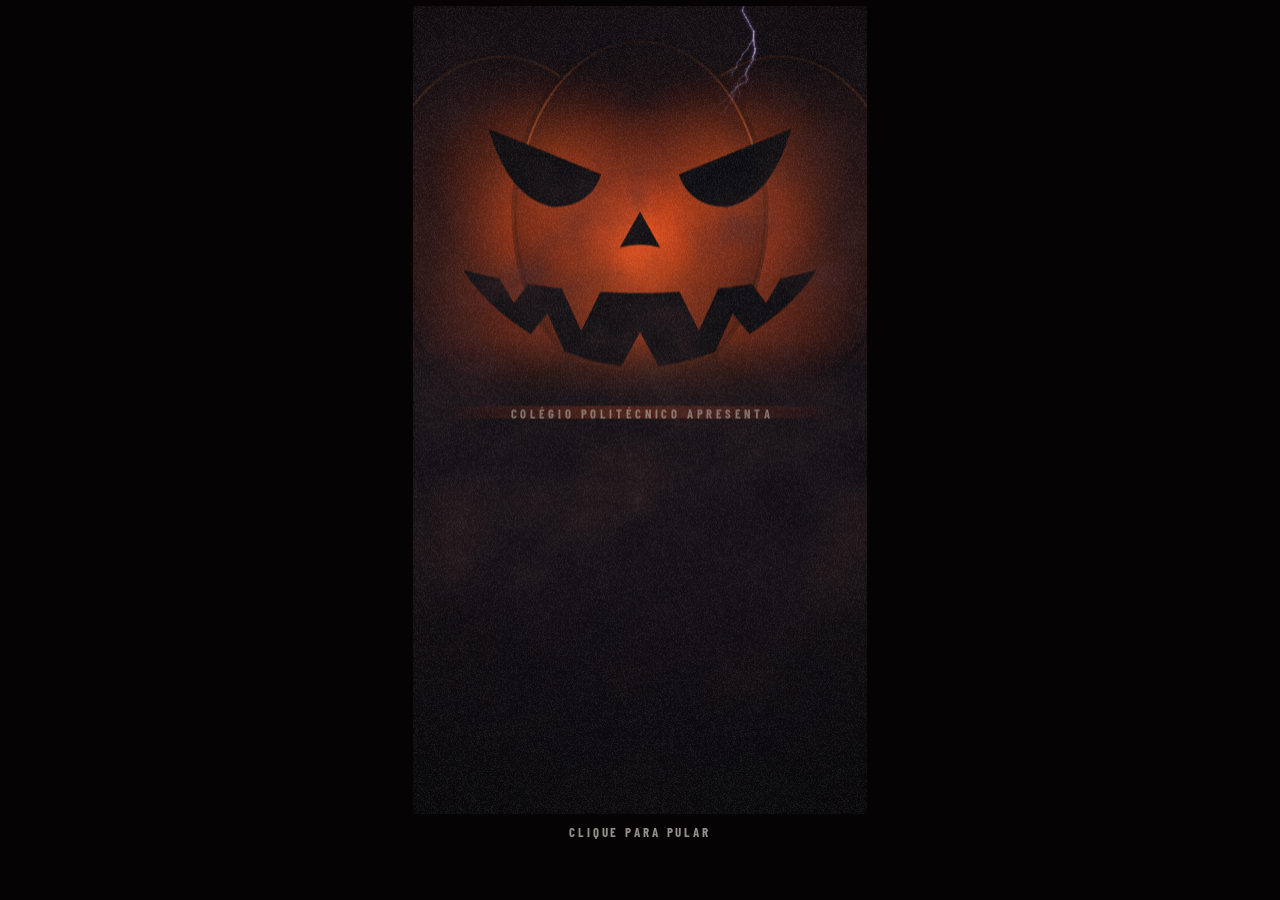
<file: convite-halloween-pronto-pra-arrastar/index.html>
<!doctype html>
<html lang="pt-BR">
<head>
<meta charset="utf-8">
<meta name="viewport" content="width=device-width, initial-scale=1, viewport-fit=cover">
<title>Halloween do Terceirão · Colégio Politécnico</title>
<meta name="description" content="Convocação oficial do 3º ano: quinta, 29/10, às 14h, no Anfiteatro do Colégio Politécnico. Ingresso: 1 comida ou bebida. Vem fantasiado.">
<meta property="og:title" content="Halloween do Terceirão · Colégio Politécnico">
<meta property="og:description" content="Quinta, 29/10, 14h · Anfiteatro. Ingresso: 1 comida ou bebida. Vem fantasiado.">
<meta name="theme-color" content="#050304">
<style>
@font-face{font-family:"Anton";src:url([data-uri]) format("woff2");font-weight:400;font-display:block}
@font-face{font-family:"Grenze Gotisch";src:url([data-uri]) format("woff2");font-weight:100 900;font-display:block}
@font-face{font-family:"Barlow Condensed";src:url([data-uri]) format("woff2");font-weight:500;font-display:block}
@font-face{font-family:"Barlow Condensed";src:url([data-uri]) format("woff2");font-weight:600;font-display:block}
@font-face{font-family:"Barlow Condensed";src:url([data-uri]) format("woff2");font-weight:700;font-display:block}
:root{--ink:#050304;--red:#ff2a1f;--fire:#ff5a00;--bone:#f4efe8}
*{box-sizing:border-box}
html,body{margin:0;height:100%;background:var(--ink);color:var(--bone);overflow:hidden}
body{height:100vh;height:100dvh;display:flex;flex-direction:column;align-items:center;justify-content:center;gap:12px;font-family:"Barlow Condensed",system-ui,sans-serif;-webkit-tap-highlight-color:transparent;-webkit-user-select:none;user-select:none}
#poster{display:block;touch-action:none;cursor:pointer;background:var(--ink)}
.dock{display:flex;flex-direction:column;align-items:center;gap:10px;min-height:68px}
.hint{font:700 13px/1 "Barlow Condensed",sans-serif;letter-spacing:.22em;text-transform:uppercase;color:rgba(244,239,232,.6);opacity:0;transition:opacity 1s ease}
.hint.on{opacity:1}
.bar{display:flex;gap:8px;opacity:0;transform:translateY(6px);transition:opacity .8s ease,transform .8s ease;pointer-events:none}
.bar.on{opacity:1;transform:none;pointer-events:auto}
.bar button{appearance:none;margin:0;font:400 15px/1 "Anton",Impact,sans-serif;letter-spacing:.08em;text-transform:uppercase;color:var(--bone);background:transparent;border:2px solid rgba(244,239,232,.5);padding:11px 16px 10px;border-radius:0;cursor:pointer;transform:skewX(-8deg);transition:background .15s,border-color .15s,color .15s}
.bar button:hover{border-color:var(--bone)}
.bar button.primary{background:var(--red);border-color:var(--red);color:#fff}
.bar button.primary:hover{background:#ff4a36;border-color:#ff4a36}
.bar button[hidden]{display:none}
.bar button:disabled{opacity:.55;cursor:progress}
.toast{position:fixed;left:50%;top:14px;transform:translate(-50%,-8px);font:700 13px/1.2 "Barlow Condensed",sans-serif;letter-spacing:.16em;text-transform:uppercase;color:#fff;background:var(--red);padding:10px 16px;opacity:0;transition:opacity .25s ease,transform .25s ease;pointer-events:none;white-space:nowrap}
.toast.on{opacity:1;transform:translate(-50%,0)}
</style>
</head>
<body>
<canvas id="poster" role="img" aria-label="Convocação oficial: Halloween do Terceirão, Colégio Politécnico. Quinta-feira, 29 de outubro, às 14h, no Anfiteatro do Colégio Politécnico. Ingresso: 1 comida ou bebida por pessoa, para dividir com a galera. Venha fantasiado: as melhores fantasias serão premiadas. Convocados: 3º ano do Ensino Médio."></canvas>
<div class="dock">
  <div class="hint" id="hint"></div>
  <div class="bar" id="bar">
    <button class="primary" id="share" hidden>Mandar no grupo</button>
    <button id="save">Baixar PNG</button>
  </div>
</div>
<div class="toast" id="toast"></div>
<script>
(() => {
'use strict';

/* ---------- base ---------- */
const W = 1080, H = 1920, TAU = Math.PI * 2, M = 64, CW = W - M * 2;
const FA = '"Anton", Impact, sans-serif';
const FG = '"Grenze Gotisch", "Old English Text MT", serif';
const FB = '"Barlow Condensed", "Arial Narrow", sans-serif';
const RED = '#ff2a1f', FIRE = '#ff5a00', BONE = '#f4efe8';
const FILE = 'halloween-terceirao.png';
const SHARE_TEXT = 'CONVOCAÇÃO OFICIAL 🎃 Halloween do Terceirão · quinta, 29/10, às 14h, no Anfiteatro. Ingresso: 1 comida ou bebida. Vem fantasiado!';
const REDUCED = matchMedia('(prefers-reduced-motion: reduce)').matches;
const TOUCH = matchMedia('(pointer: coarse)').matches;
const INTRO = 4.7;

const clamp = (v, a, b) => Math.max(a, Math.min(b, v));
const lerp = (a, b, t) => a + (b - a) * t;
const span = (t, a, b) => clamp((t - a) / (b - a), 0, 1);
const ease = t => 1 - Math.pow(1 - clamp(t, 0, 1), 3);
const hash = n => { const h = Math.sin(n * 127.1 + 311.7) * 43758.5453; return h - Math.floor(h); };
const rng = seed => () => { seed |= 0; seed = seed + 0x6D2B79F5 | 0; let t = Math.imul(seed ^ seed >>> 15, 1 | seed); t = t + Math.imul(t ^ t >>> 7, 61 | t) ^ t; return ((t ^ t >>> 14) >>> 0) / 4294967296; };
const layer = (w, h) => { const c = document.createElement('canvas'); c.width = Math.max(1, Math.ceil(w)); c.height = Math.max(1, Math.ceil(h)); return c; };
const mat = (tx, ty, sx, sy) => new DOMMatrix([sx, 0, 0, sy, tx, ty]);

function spaced(x, str, px, py, track, align = 'left') {
  x.textAlign = 'left';
  const ch = [...str], ws = ch.map(c => x.measureText(c).width);
  const total = ws.reduce((a, b) => a + b, 0) + track * (ch.length - 1);
  let cx = align === 'center' ? px - total / 2 : align === 'right' ? px - total : px;
  ch.forEach((c, i) => { x.fillText(c, cx, py); cx += ws[i] + track; });
  return total;
}
let MEAS;
const measure = (font, s) => { MEAS.font = font; return MEAS.measureText(s); };
const fitSize = (fontOf, s, maxW, start) => { let f = start; const w = measure(fontOf(f), s).width; if (w > maxW) f = Math.floor(f * maxW / w); return f; };

/* ---------- ruído (fumaça e fogo) ---------- */
function noiseField(size, cells, octaves, seed) {
  const out = new Float32Array(size * size), r = rng(seed);
  let amp = 1, norm = 0;
  for (let o = 0; o < octaves; o++) {
    const n = cells << o, lat = new Float32Array(n * n).map(() => r());
    for (let y = 0; y < size; y++) {
      const fy = y / size * n, y0 = Math.floor(fy), ty = fy - y0, sy = ty * ty * (3 - 2 * ty), y1 = (y0 + 1) % n;
      for (let x = 0; x < size; x++) {
        const fx = x / size * n, x0 = Math.floor(fx), tx = fx - x0, sx = tx * tx * (3 - 2 * tx), x1 = (x0 + 1) % n;
        const a = lat[y0 * n + x0], b = lat[y0 * n + x1], c = lat[y1 * n + x0], d = lat[y1 * n + x1];
        out[y * size + x] += amp * ((a + (b - a) * sx) + ((c + (d - c) * sx) - (a + (b - a) * sx)) * sy);
      }
    }
    norm += amp; amp *= .5;
  }
  for (let i = 0; i < out.length; i++) out[i] /= norm;
  return out;
}
function texFrom(size, field, pix) {
  const c = layer(size, size), x = c.getContext('2d'), img = x.createImageData(size, size), d = img.data;
  for (let i = 0; i < field.length; i++) { const p = pix(field[i]); d[i * 4] = p[0]; d[i * 4 + 1] = p[1]; d[i * 4 + 2] = p[2]; d[i * 4 + 3] = p[3]; }
  x.putImageData(img, 0, 0);
  return c;
}
let TEX;
function makeTextures() {
  const sm = noiseField(256, 4, 5, 11), fl = noiseField(128, 4, 4, 23);
  TEX = {
    smokeDark: texFrom(256, sm, n => { const a = clamp((n - .36) * 2.2, 0, 1); return [58, 30, 30, a * a * 255]; }),
    smokeWarm: texFrom(256, sm, n => { const a = clamp((n - .4) * 2.4, 0, 1); return [255, 96, 30, a * a * 220]; }),
    flame: texFrom(128, fl, n => { const a = clamp((n - .42) * 3, 0, 1); return [255, 96 + 120 * a | 0, 12 + 50 * a | 0, Math.pow(a, 1.5) * 255]; }),
    grain: (() => { const S = 256, c = layer(S, S), x = c.getContext('2d'), img = x.createImageData(S, S), d = img.data, r = rng(77);
      for (let i = 0; i < d.length; i += 4) { const v = r(); d[i] = d[i + 1] = d[i + 2] = v > .5 ? 255 : 0; d[i + 3] = Math.abs(v - .5) * 2 * 18 | 0; }
      x.putImageData(img, 0, 0); return c; })()
  };
}

/* ---------- abóbora ---------- */
const PK = { x: 540, y: 492 };
let FACE;
function makeFace() {
  const p = new Path2D();
  const eye = s => { p.moveTo(s * 360, -200); p.lineTo(s * 92, -92); p.quadraticCurveTo(s * 118, -16, s * 206, -14); p.quadraticCurveTo(s * 312, -34, s * 360, -200); p.closePath(); };
  eye(-1); eye(1);
  p.moveTo(-48, 82); p.lineTo(0, -4); p.lineTo(48, 82); p.quadraticCurveTo(0, 68, -48, 82); p.closePath();
  const X = 420, top = x => 135 + 55 * (1 - (x / X) ** 2), bot = x => 135 + 230 * Math.pow(Math.max(0, 1 - (x / X) ** 2), .85);
  const tt = [[-300, 34, 52], [-140, 46, 96], [140, 46, 96], [300, 34, 52]], tb = [[220, 40, 72], [0, 44, 82], [-220, 40, 72]];
  p.moveTo(-X, top(-X));
  let cur = -X;
  const along = (f, to, dir) => { for (let k = 1; k <= 8; k++) { const xx = lerp(cur, to, k / 8); p.lineTo(xx, f(xx)); } cur = to; };
  tt.forEach(([cx, hw, len]) => { along(top, cx - hw); p.lineTo(cx, top(cx) + len); cur = cx + hw; p.lineTo(cur, top(cur)); });
  along(top, X);
  p.lineTo(X, bot(X)); cur = X;
  tb.forEach(([cx, hw, len]) => { along(bot, cx + hw); p.lineTo(cx, bot(cx) - len); cur = cx - hw; p.lineTo(cur, bot(cur)); });
  along(bot, -X);
  p.closePath();
  FACE = p;
}

function paintBody(x) {
  x.save(); x.translate(PK.x, PK.y);
  [[-572, 42, 250, 332], [572, 42, 250, 332], [-330, 14, 300, 394], [330, 14, 300, 394], [0, 0, 300, 416]].forEach(([lx, ly, rx, ry]) => {
    const g = x.createRadialGradient(lx * .55, ly + ry * .3, 10, lx, ly, Math.max(rx, ry));
    g.addColorStop(0, '#3f1406'); g.addColorStop(.55, '#1d0803'); g.addColorStop(1, '#060101');
    x.fillStyle = g; x.beginPath(); x.ellipse(lx, ly, rx, ry, 0, 0, TAU); x.fill();
    x.strokeStyle = 'rgba(0,0,0,.6)'; x.lineWidth = 12; x.stroke();
    x.beginPath(); x.ellipse(lx, ly, rx - 8, ry - 8, 0, Math.PI * 1.1, Math.PI * 1.9);
    x.strokeStyle = 'rgba(255,120,40,.26)'; x.lineWidth = 5; x.stroke();
  });
  x.globalCompositeOperation = 'lighter';
  [[-220, -100, 280], [220, -100, 280], [0, 50, 150], [0, 260, 520]].forEach(([gx, gy, r]) => {
    const g = x.createRadialGradient(gx, gy, 0, gx, gy, r);
    g.addColorStop(0, 'rgba(255,90,10,.3)'); g.addColorStop(1, 'rgba(255,60,0,0)');
    x.fillStyle = g; x.fillRect(gx - r, gy - r, r * 2, r * 2);
  });
  x.globalCompositeOperation = 'source-over';
  x.fillStyle = '#000'; x.fill(FACE);
  x.globalCompositeOperation = 'destination-out';
  let g = x.createLinearGradient(0, -450, 0, -232); g.addColorStop(0, '#000'); g.addColorStop(1, 'rgba(0,0,0,0)');
  x.fillStyle = g; x.fillRect(-720, -470, 1440, 240);
  g = x.createLinearGradient(0, 300, 0, 440); g.addColorStop(0, 'rgba(0,0,0,0)'); g.addColorStop(1, '#000');
  x.fillStyle = g; x.fillRect(-720, 298, 1440, 160);
  x.restore();
}
function paintBloom(x, sc) {
  x.save(); x.translate(PK.x, PK.y);
  // só a sombra (o brilho), sem pintar o buraco de novo
  const off = 10000;
  x.translate(-off, 0); x.shadowOffsetX = off * sc;
  x.shadowColor = 'rgba(255,60,0,.95)'; x.shadowBlur = 90 * sc; x.fillStyle = '#000'; x.fill(FACE);
  x.shadowColor = 'rgba(255,120,30,.8)'; x.shadowBlur = 30 * sc; x.fill(FACE);
  x.restore();
}

/* ---------- títulos ---------- */
let TY = {};
function makeType() {
  const hs = fitSize(f => `${f}px ${FA}`, 'HALLOWEEN', CW, 400);
  const hm = measure(`${hs}px ${FA}`, 'HALLOWEEN');
  TY.hs = hs; TY.hCap = hm.actualBoundingBoxAscent; TY.hX = W / 2 - (hm.actualBoundingBoxRight - hm.actualBoundingBoxLeft) / 2 - 4;
  TY.hY = Math.round(866 + TY.hCap);
  const ts = fitSize(f => `900 ${f}px ${FG}`, 'Terceirão', CW - 20, 330);
  const tm = measure(`900 ${ts}px ${FG}`, 'Terceirão');
  TY.ts = ts; TY.tAsc = tm.actualBoundingBoxAscent; TY.tX = W / 2 - (tm.actualBoundingBoxRight - tm.actualBoundingBoxLeft) / 2 - 6;
  TY.tY = Math.round(TY.hY + 24 + TY.tAsc);
  TY.tW = tm.actualBoundingBoxRight - tm.actualBoundingBoxLeft;
  TY.y0 = TY.tY + 48;
  TY.HBOX = [0, TY.hY - TY.hCap - 70, W, TY.hY + 60];
  TY.TBOX = [0, TY.tY - TY.tAsc - 80, W, TY.tY + 70];
}
function paintHallo(x) {
  x.font = `${TY.hs}px ${FA}`; x.textAlign = 'left';
  x.fillStyle = '#d10d1c'; x.fillText('HALLOWEEN', TY.hX + 10, TY.hY + 10);
  const g = x.createLinearGradient(0, TY.hY - TY.hCap, 0, TY.hY);
  g.addColorStop(0, '#ffffff'); g.addColorStop(1, '#e2dbd0');
  x.fillStyle = g; x.fillText('HALLOWEEN', TY.hX, TY.hY);
  // desgaste de impressão
  const r = rng(3);
  x.globalCompositeOperation = 'destination-out';
  for (let i = 0; i < 1400; i++) {
    x.fillStyle = `rgba(0,0,0,${.25 + r() * .6})`;
    const px = TY.hX + r() * CW, py = TY.hY - r() * TY.hCap, s = .6 + r() * 2.6;
    x.fillRect(px, py, s, s * (.4 + r()));
  }
  x.globalCompositeOperation = 'source-over';
}
function paintChrome(x, sc) {
  const s = 'Terceirão', X = TY.tX, Y = TY.tY;
  x.font = `900 ${TY.ts}px ${FG}`; x.textAlign = 'left'; x.lineJoin = 'round';
  x.save(); x.shadowColor = 'rgba(255,60,0,.8)'; x.shadowBlur = 60 * sc; x.fillStyle = 'rgba(255,50,0,.55)'; x.fillText(s, X, Y + 6); x.restore();
  for (let i = 16; i >= 1; i--) { const k = i / 16; x.fillStyle = `rgb(${90 - 70 * k | 0},${8 - 6 * k | 0},0)`; x.fillText(s, X + i * .45, Y + i * 1.05); }
  x.strokeStyle = '#040303'; x.lineWidth = 9; x.strokeText(s, X, Y);
  const top = Y - TY.tAsc, g = x.createLinearGradient(0, top - 6, 0, Y + 8);
  [[0, '#ffffff'], [.2, '#eceef3'], [.42, '#9a9caa'], [.5, '#26272e'], [.54, '#50525c'], [.7, '#c3c5cf'], [.88, '#ffffff'], [1, '#b8b9c4']].forEach(([o, c]) => g.addColorStop(o, c));
  x.fillStyle = g; x.fillText(s, X, Y);
  x.strokeStyle = 'rgba(255,255,255,.55)'; x.lineWidth = 1.6; x.strokeText(s, X, Y);
}
function tint(L, col) {
  const c = layer(L.c.width, L.c.height), x = c.getContext('2d');
  x.drawImage(L.c, 0, 0); x.globalCompositeOperation = 'source-in'; x.fillStyle = col; x.fillRect(0, 0, c.width, c.height);
  return { c, ox: L.ox, oy: L.oy };
}

/* ---------- selo giratório ---------- */
const BADGE = { x: 950, y: 204, r: 80 };
function paintRing(x) {
  const r = BADGE.r;
  x.fillStyle = RED; x.beginPath(); x.arc(0, 0, r, 0, TAU); x.fill();
  x.strokeStyle = 'rgba(255,255,255,.95)'; x.lineWidth = 2.5;
  x.beginPath(); x.arc(0, 0, r - 7, 0, TAU); x.stroke();
  x.beginPath(); x.arc(0, 0, r * .6, 0, TAU); x.stroke();
  const str = 'TERCEIRÃO ★ HALLOWEEN ★ 2026 ★ ', ch = [...str];
  x.font = `700 18px ${FB}`; x.fillStyle = '#fff'; x.textAlign = 'center';
  ch.forEach((c, i) => { x.save(); x.rotate(i / ch.length * TAU); x.fillText(c, 0, -r + 27); x.restore(); });
}
function paintCore(x) {
  x.fillStyle = '#fff'; x.textAlign = 'center';
  x.font = `66px ${FA}`; x.fillText('3º', 4, 24);
}

/* ---------- informações ---------- */
function rule(x, y, a = .26) { x.fillStyle = `rgba(255,255,255,${a})`; x.fillRect(M, y, CW, 2); }
let GROUPS = [];
function makeGroups() {
  const y0 = TY.y0;
  const LOCAL = fitSize(f => `${f}px ${FA}`, 'ANFITEATRO', W - M - 640, 92);
  const tk = { x0: M, y0: y0 + 226, x1: W - M, y1: y0 + 402, px: 790 };
  GROUPS = [
    { t0: 3.3, draw(x) {
      x.font = `600 30px ${FB}`; x.fillStyle = 'rgba(255,255,255,.9)'; spaced(x, 'COLÉGIO POLITÉCNICO', M, 92, 4.5);
      x.fillStyle = RED; spaced(x, 'CONVOCAÇÃO OFICIAL', W - M, 92, 4.5, 'right');
      rule(x, 114, .22); x.fillStyle = RED; x.fillRect(M, 112, 64, 5);
    } },
    { t0: 3.45, draw(x) {
      rule(x, y0);
      const cols = [[M, 'QUINTA-FEIRA', '29/10', 92], [404, 'HORÁRIO', '14H', 92], [640, 'LOCAL', 'ANFITEATRO', LOCAL]];
      cols.forEach(([cx, lab, val, fs]) => {
        x.font = `700 26px ${FB}`; x.fillStyle = RED; spaced(x, lab, cx, y0 + 46, 4);
        x.font = `${fs}px ${FA}`; x.fillStyle = BONE; x.textAlign = 'left'; x.fillText(val, cx - 2, y0 + 142);
      });
      x.font = `600 24px ${FB}`; x.fillStyle = 'rgba(255,255,255,.7)'; spaced(x, 'DO COLÉGIO POLITÉCNICO', 640, y0 + 176, 2.5);
      x.strokeStyle = RED; x.lineWidth = 4;
      [372, 608].forEach(sx => { x.beginPath(); x.moveTo(sx + 16, y0 + 20); x.lineTo(sx - 16, y0 + 176); x.stroke(); });
      rule(x, y0 + 194);
    } },
    { t0: 3.6, stamp: true, draw(x) {
      const { x0, y0: t, x1, y1, px } = tk, cx = (x0 + x1) / 2, cy = (t + y1) / 2;
      x.save(); x.translate(cx, cy); x.rotate(-.022); x.translate(-cx, -cy);
      const shape = new Path2D(); shape.roundRect ? shape.roundRect(x0, t, x1 - x0, y1 - t, 14) : shape.rect(x0, t, x1 - x0, y1 - t);
      x.save(); x.shadowColor = 'rgba(0,0,0,.6)'; x.shadowBlur = 30 * CUR_SC; x.shadowOffsetY = 12 * CUR_SC;
      const g = x.createLinearGradient(x0, t, x1, y1); g.addColorStop(0, '#ff7410'); g.addColorStop(1, '#ff3400');
      x.fillStyle = g; x.fill(shape); x.restore();
      x.save(); x.clip(shape);
      const r = rng(8);
      for (let i = 0; i < 900; i++) { x.fillStyle = `rgba(${r() < .5 ? '0,0,0' : '255,230,200'},${.05 + r() * .08})`; x.fillRect(x0 + r() * (x1 - x0), t + r() * (y1 - t), 1 + r() * 3, 1 + r() * 2); }
      x.restore();
      x.save(); x.globalCompositeOperation = 'destination-out';
      [t, y1].forEach(yy => { x.beginPath(); x.arc(px, yy, 20, 0, TAU); x.fill(); });
      x.restore();
      x.strokeStyle = 'rgba(20,6,2,.5)'; x.lineWidth = 3; x.setLineDash([9, 9]);
      x.beginPath(); x.moveTo(px, t + 26); x.lineTo(px, y1 - 26); x.stroke(); x.setLineDash([]);
      x.fillStyle = 'rgba(18,6,3,.78)'; x.font = `700 26px ${FB}`; spaced(x, 'INGRESSO', x0 + 36, t + 48, 7);
      const mf = fitSize(f => `${f}px ${FA}`, '1 COMIDA OU BEBIDA', px - x0 - 64, 80);
      x.font = `${mf}px ${FA}`; x.fillStyle = '#140604'; x.textAlign = 'left'; x.fillText('1 COMIDA OU BEBIDA', x0 + 34, t + 130);
      x.font = `600 29px ${FB}`; x.fillStyle = 'rgba(18,6,3,.8)'; spaced(x, 'POR PESSOA · PRA DIVIDIR COM A GALERA', x0 + 36, t + 160, 1.5);
      const br = rng(2026); let bx = px + 30;
      x.fillStyle = '#140604';
      while (bx < x1 - 30) { const w = 2 + (br() * 5 | 0); if (br() > .3) x.fillRect(bx, t + 32, w, 92); bx += w + 2 + (br() * 4 | 0); }
      x.font = `700 22px ${FB}`; spaced(x, 'Nº 0003', (px + x1) / 2, t + 152, 3, 'center');
      x.restore();
    } },
    { t0: 3.8, draw(x) {
      const y = tk.y1 + 74;
      x.font = `56px ${FA}`; x.fillStyle = BONE; x.textAlign = 'left'; x.fillText('VEM FANTASIADO', M, y);
      const w = measure(`56px ${FA}`, 'VEM FANTASIADO').width;
      x.fillStyle = RED; x.fillRect(M + w + 18, y - 26, 26, 5);
      x.font = `600 31px ${FB}`; x.fillStyle = 'rgba(255,255,255,.86)';
      spaced(x, 'AS MELHORES FANTASIAS SERÃO PREMIADAS', M + w + 60, y - 6, 1.2);
    } },
    { t0: 3.95, draw(x) {
      const y = tk.y1 + 112;
      rule(x, y, .2);
      x.font = `700 26px ${FB}`; x.fillStyle = 'rgba(255,255,255,.84)'; spaced(x, 'CONVOCADOS: 3º ANO DO ENSINO MÉDIO', M, y + 44, 3.5);
      x.fillStyle = RED; spaced(x, '#TERCEIRÃO2026', W - M, y + 44, 3, 'right');
    } }
  ];
}
let CUR_SC = 1;

function paintOverlay(x) {
  const g = x.createRadialGradient(540, 900, 500, 540, 900, 1250);
  g.addColorStop(0, 'rgba(0,0,0,0)'); g.addColorStop(1, 'rgba(0,0,0,.6)');
  x.fillStyle = g; x.fillRect(0, 0, W, H);
  x.save(); x.setTransform(1, 0, 0, 1, 0, 0);
  x.fillStyle = x.createPattern(TEX.grain, 'repeat'); x.fillRect(0, 0, x.canvas.width, x.canvas.height);
  x.restore();
}

/* ---------- kit de camadas ---------- */
function buildKit(sc, live) {
  CUR_SC = sc;
  const kit = { sc, live };
  const L = (box, paint) => {
    const [x0, y0, x1, y1] = box, c = layer((x1 - x0) * sc, (y1 - y0) * sc), x = c.getContext('2d');
    x.setTransform(sc, 0, 0, sc, -x0 * sc, -y0 * sc); paint(x, sc); return { c, ox: x0, oy: y0 };
  };
  kit.body = L([0, 70, W, 980], paintBody);
  kit.bloom = L([0, 150, W, 1080], paintBloom);
  kit.hallo = L(TY.HBOX, paintHallo);
  kit.halloR = tint(kit.hallo, '#ff1838'); kit.halloC = tint(kit.hallo, '#16e8ff');
  kit.chrome = L(TY.TBOX, paintChrome);
  kit.shine = layer(kit.chrome.c.width, kit.chrome.c.height);
  const R = BADGE.r + 4;
  kit.ring = L([-R, -R, R, R], paintRing); kit.core = L([-R, -R, R, R], paintCore);
  if (live) { kit.info = L([0, 0, W, H], x => GROUPS.forEach(g => g.draw(x))); kit.overlay = L([0, 0, W, H], paintOverlay); }
  kit.smoke = layer(W / 3, H / 3); kit.warm = layer(W / 3, H / 3);
  kit.smokePat = kit.smoke.getContext('2d').createPattern(TEX.smokeDark, 'repeat');
  kit.warmPat = kit.warm.getContext('2d').createPattern(TEX.smokeWarm, 'repeat');
  return kit;
}

/* ---------- quadro ---------- */
const SHK = { x: 0, y: 0 };
function pt(x, sc) { x.setTransform(sc, 0, 0, sc, SHK.x * sc, SHK.y * sc); }
function blit(x, sc, L, o = {}) {
  x.save(); x.setTransform(1, 0, 0, 1, 0, 0);
  if (o.alpha != null) x.globalAlpha = clamp(o.alpha, 0, 1);
  if (o.op) x.globalCompositeOperation = o.op;
  const w = L.c.width, h = L.c.height;
  let px = (L.ox + SHK.x + (o.dx || 0)) * sc, py = (L.oy + SHK.y + (o.dy || 0)) * sc;
  if (o.scale && o.scale !== 1) {
    const ax = (o.ax != null ? o.ax : L.ox + w / sc / 2) * sc + SHK.x * sc, ay = (o.ay != null ? o.ay : L.oy + h / sc / 2) * sc + SHK.y * sc;
    x.translate(ax, ay); x.scale(o.scale, o.scale); x.translate(-ax, -ay);
  }
  x.drawImage(o.img || L.c, px, py); x.restore();
}

function drawBolt(x, segs, e) {
  x.save(); x.globalCompositeOperation = 'lighter'; x.lineCap = 'round';
  [[14, `rgba(150,120,255,${.18 * e})`], [5, `rgba(200,190,255,${.6 * e})`], [1.8, `rgba(255,255,255,${e})`]].forEach(([lw, col]) => {
    x.strokeStyle = col;
    segs.forEach(([a, b, c, d, w]) => { x.lineWidth = lw * w; x.beginPath(); x.moveTo(a, b); x.lineTo(c, d); x.stroke(); });
  });
  x.restore();
}
function makeBolt(x0, y0, x1, y1, seedRand) {
  const r = seedRand || Math.random, segs = [];
  const rec = (ax, ay, bx, by, d, w) => {
    if (d < 7) { segs.push([ax, ay, bx, by, w]); return; }
    const mx = (ax + bx) / 2 + (r() - .5) * d, my = (ay + by) / 2 + (r() - .5) * d * .3;
    rec(ax, ay, mx, my, d / 2, w); rec(mx, my, bx, by, d / 2, w);
    if (r() < .14 && w > .4) { const ang = Math.atan2(by - ay, bx - ax) + (r() - .5) * 1.4, len = d * 1.6; rec(mx, my, mx + Math.cos(ang) * len, my + Math.sin(ang) * len, d / 2, w * .5); }
  };
  rec(x0, y0, x1, y1, Math.hypot(x1 - x0, y1 - y0) * .45, 1);
  return segs;
}

function drawFire(x, kit, S) {
  const F = S.fire; if (F <= .01) return;
  const sc = kit.sc;
  x.save(); pt(x, sc); x.translate(PK.x, PK.y);
  x.clip(FACE);
  const g = x.createLinearGradient(0, -220, 0, 380);
  g.addColorStop(0, '#9c0c00'); g.addColorStop(.3, '#e83200'); g.addColorStop(.7, '#ff6a00'); g.addColorStop(1, '#ffa12a');
  x.globalAlpha = clamp(F, 0, 1); x.fillStyle = g; x.fillRect(-470, -240, 940, 640);
  const pat = kit.flamePat || (kit.flamePat = x.createPattern(TEX.flame, 'repeat'));
  x.globalCompositeOperation = 'lighter';
  [[1.7, 6.2, 170, .62, 0], [1.1, 4.0, 260, .42, 61]].forEach(([sx, sy, sp, a, ox]) => {
    const ph = 128 * sy;
    pat.setTransform(mat(ox, -((S.time * sp) % ph), sx, sy));
    x.globalAlpha = a * clamp(F, 0, 1.2); x.fillStyle = pat; x.fillRect(-470, -240, 940, 640);
  });
  x.globalCompositeOperation = 'source-over'; x.globalAlpha = 1; x.lineJoin = 'round';
  x.strokeStyle = 'rgba(80,16,0,.8)'; x.lineWidth = 24; x.stroke(FACE);
  x.translate(0, -8); x.strokeStyle = `rgba(255,190,90,${.3 * clamp(F, 0, 1)})`; x.lineWidth = 7; x.stroke(FACE);
  x.restore();
}

function drawSmoke(x, kit, S) {
  const s = kit.smoke, sx = s.getContext('2d'), k = s.width / W, t = S.time;
  sx.setTransform(1, 0, 0, 1, 0, 0); sx.globalCompositeOperation = 'source-over'; sx.globalAlpha = 1; sx.clearRect(0, 0, s.width, s.height);
  sx.setTransform(k, 0, 0, k, 0, 0);
  [[4.2, -t * 16, -t * 7, .75], [2.8, t * 24 + 400, 300 - t * 11, .55]].forEach(([sc, ox, oy, a]) => {
    const per = 256 * sc;
    kit.smokePat.setTransform(mat(((ox % per) + per) % per - per, ((oy % per) + per) % per - per, sc, sc));
    sx.globalAlpha = a * S.smoke; sx.fillStyle = kit.smokePat; sx.fillRect(0, 0, W, H);
  });
  sx.globalAlpha = 1; sx.globalCompositeOperation = 'destination-in';
  let g = sx.createLinearGradient(0, 0, 0, H);
  g.addColorStop(0, 'rgba(0,0,0,.5)'); g.addColorStop(.38, 'rgba(0,0,0,1)'); g.addColorStop(.62, 'rgba(0,0,0,.9)'); g.addColorStop(.75, 'rgba(0,0,0,.25)'); g.addColorStop(1, 'rgba(0,0,0,.15)');
  sx.fillStyle = g; sx.fillRect(0, 0, W, H);
  // fumaça iluminada pelo fogo
  const w = kit.warm, wx = w.getContext('2d');
  wx.setTransform(1, 0, 0, 1, 0, 0); wx.globalCompositeOperation = 'source-over'; wx.clearRect(0, 0, w.width, w.height);
  wx.setTransform(k, 0, 0, k, 0, 0);
  const per = 256 * 3.4;
  kit.warmPat.setTransform(mat((((t * -20) % per) + per) % per - per, (((-t * 30) % per) + per) % per - per, 3.4, 3.4));
  wx.fillStyle = kit.warmPat; wx.fillRect(0, 0, W, H);
  wx.globalCompositeOperation = 'destination-in';
  g = wx.createRadialGradient(540, 820, 60, 540, 820, 720);
  g.addColorStop(0, `rgba(0,0,0,${clamp(S.fire, 0, 1.3) * .9})`); g.addColorStop(1, 'rgba(0,0,0,0)');
  wx.fillStyle = g; wx.fillRect(0, 0, W, H);
  sx.setTransform(1, 0, 0, 1, 0, 0); sx.globalCompositeOperation = 'lighter'; sx.drawImage(w, 0, 0);
  x.save(); x.setTransform(1, 0, 0, 1, 0, 0); x.imageSmoothingEnabled = true;
  x.drawImage(s, SHK.x * kit.sc, SHK.y * kit.sc, x.canvas.width, x.canvas.height); x.restore();
}

function drawGlints(x, sc, S) {
  x.save(); pt(x, sc); x.globalCompositeOperation = 'lighter';
  S.glints.forEach(([gx, gy, k]) => {
    if (k <= 0) return;
    const R = 26 * k;
    x.save(); x.translate(gx, gy); x.rotate(.3);
    x.shadowColor = '#fff'; x.shadowBlur = 16 * sc; x.fillStyle = `rgba(255,255,255,${.95 * Math.min(1, k)})`;
    x.beginPath(); x.moveTo(0, -R); x.quadraticCurveTo(0, 0, R * .3, 0); x.quadraticCurveTo(0, 0, 0, R); x.quadraticCurveTo(0, 0, -R * .3, 0); x.quadraticCurveTo(0, 0, 0, -R); x.fill();
    x.beginPath(); x.moveTo(-R * .6, 0); x.quadraticCurveTo(0, 0, 0, R * .12); x.quadraticCurveTo(0, 0, R * .6, 0); x.quadraticCurveTo(0, 0, 0, -R * .12); x.quadraticCurveTo(0, 0, -R * .6, 0); x.fill();
    x.restore();
  });
  x.restore();
}

function drawEmbers(x, sc, embers) {
  x.save(); pt(x, sc); x.globalCompositeOperation = 'lighter'; x.lineCap = 'round';
  embers.forEach(p => {
    const t = p.age / p.life; if (t >= 1) return;
    const a = (t < .1 ? t / .1 : 1 - t) * p.b;
    const col = t < .3 ? [255, 236, 170] : t < .65 ? [255, 140, 40] : [230, 50, 20];
    x.strokeStyle = `rgba(${col[0]},${col[1]},${col[2]},${a})`; x.lineWidth = p.s;
    x.beginPath(); x.moveTo(p.x, p.y); x.lineTo(p.x - p.vx * .05, p.y - p.vy * .05); x.stroke();
    x.fillStyle = `rgba(255,110,30,${a * .14})`; x.beginPath(); x.arc(p.x, p.y, p.s * 4, 0, TAU); x.fill();
  });
  x.restore();
}

function render(x, kit, S) {
  const sc = kit.sc, cw = x.canvas.width, ch = x.canvas.height;
  CUR_SC = sc; SHK.x = S.shake.x; SHK.y = S.shake.y;
  x.setTransform(1, 0, 0, 1, 0, 0); x.globalAlpha = 1; x.globalCompositeOperation = 'source-over';
  let g = x.createLinearGradient(0, 0, 0, ch);
  g.addColorStop(0, '#0d0609'); g.addColorStop(.5, '#070304'); g.addColorStop(1, '#040203');
  x.fillStyle = g; x.fillRect(0, 0, cw, ch);

  // raios no céu, atrás da abóbora
  x.save(); pt(x, sc); S.strikes.forEach(s => drawBolt(x, s.segs, s.e)); x.restore();
  // brilho do fogo atrás
  x.save(); pt(x, sc); x.globalCompositeOperation = 'lighter';
  g = x.createRadialGradient(540, 700, 0, 540, 700, 760);
  g.addColorStop(0, `rgba(255,70,0,${.26 * clamp(S.fire, 0, 1.3)})`); g.addColorStop(1, 'rgba(255,40,0,0)');
  x.fillStyle = g; x.fillRect(0, 0, W, H); x.restore();

  blit(x, sc, kit.body);
  if (S.flash > 0) blit(x, sc, kit.body, { op: 'lighter', alpha: S.flash * 1.2 });
  drawFire(x, kit, S);
  blit(x, sc, kit.bloom, { op: 'lighter', alpha: S.fire * .85 });
  drawSmoke(x, kit, S);

  // HALLOWEEN
  const h = S.hallo;
  if (h.a > 0) {
    if (h.trail) [1.24, 1.12].forEach((k, i) => blit(x, sc, kit.hallo, { scale: h.scale * k, alpha: h.a * (.18 - i * .06) }));
    if (S.glitch > 0) {
      const L = kit.hallo, n = 8, hh = L.c.height / n;
      blit(x, sc, kit.halloR, { dx: -10 * S.glitch, alpha: .8, op: 'lighter' });
      blit(x, sc, kit.halloC, { dx: 10 * S.glitch, alpha: .7, op: 'lighter' });
      x.save(); x.setTransform(1, 0, 0, 1, 0, 0);
      for (let i = 0; i < n; i++) {
        const dx = (hash(i + Math.floor(S.time * 20) * 7) - .5) * 60 * S.glitch * sc;
        x.drawImage(L.c, 0, i * hh, L.c.width, hh, (L.ox + SHK.x) * sc + dx, (L.oy + SHK.y) * sc + i * hh, L.c.width, hh);
      }
      x.restore();
    } else blit(x, sc, kit.hallo, { scale: h.scale, alpha: h.a });
  }
  // onda de impacto
  S.shocks.forEach(s => {
    x.save(); pt(x, sc); x.globalCompositeOperation = 'lighter';
    x.strokeStyle = `rgba(255,170,90,${s.a})`; x.lineWidth = s.w;
    x.beginPath(); x.ellipse(540, s.y, s.r, s.r * .42, 0, 0, TAU); x.stroke(); x.restore();
  });
  // Terceirão cromado
  const tc = S.chrome;
  if (tc.a > 0) {
    let img = null;
    if (S.shine >= 0 && S.shine <= 1) {
      const c = kit.shine, cx = c.getContext('2d'), w = c.width, hh = c.height;
      cx.globalCompositeOperation = 'copy'; cx.drawImage(kit.chrome.c, 0, 0);
      cx.globalCompositeOperation = 'source-atop';
      const bx = lerp(-w * .3, w * 1.3, S.shine);
      const gg = cx.createLinearGradient(bx - 140 * sc, 0, bx + 140 * sc, hh * .6);
      gg.addColorStop(0, 'rgba(255,255,255,0)'); gg.addColorStop(.5, 'rgba(255,255,255,.85)'); gg.addColorStop(1, 'rgba(255,255,255,0)');
      cx.fillStyle = gg; cx.fillRect(0, 0, w, hh);
      img = c;
    }
    if (tc.trail) [1.22, 1.1].forEach((k, i) => blit(x, sc, kit.chrome, { scale: tc.scale * k, alpha: tc.a * (.18 - i * .06) }));
    blit(x, sc, kit.chrome, { scale: tc.scale, alpha: tc.a, img });
  }
  drawGlints(x, sc, S);
  drawEmbers(x, sc, S.embers);

  // selo
  if (S.badge.s > 0) {
    [kit.ring, kit.core].forEach((L, i) => {
      x.save(); x.setTransform(sc, 0, 0, sc, (BADGE.x + SHK.x) * sc, (BADGE.y + SHK.y) * sc);
      x.rotate((i ? -.18 : S.badge.rot)); x.scale(S.badge.s, S.badge.s);
      x.setTransform(x.getTransform().scale(1 / sc, 1 / sc));
      x.drawImage(L.c, L.ox * sc, L.oy * sc); x.restore();
    });
  }

  // informações
  if (!S.groups) {
    if (kit.info) blit(x, sc, kit.info); else { x.save(); pt(x, sc); GROUPS.forEach(gr => gr.draw(x)); x.restore(); }
  } else {
    GROUPS.forEach((gr, i) => {
      const s = S.groups[i]; if (s.a <= 0) return;
      x.save(); pt(x, sc); x.globalAlpha = s.a; x.translate(0, s.dy);
      if (gr.stamp && s.k !== 1) { const cy = TY.y0 + 314; x.translate(540, cy); x.scale(s.k, s.k); x.translate(-540, -cy); }
      gr.draw(x); x.restore();
    });
  }
  // abertura
  if (S.intro > 0) {
    x.save(); pt(x, sc); x.globalAlpha = S.intro; x.font = `700 30px ${FB}`; x.fillStyle = BONE;
    spaced(x, 'COLÉGIO POLITÉCNICO APRESENTA', 540, 980, 9, 'center'); x.restore();
  }
  if (S.flash > 0) { x.save(); x.setTransform(1, 0, 0, 1, 0, 0); x.fillStyle = `rgba(200,190,255,${S.flash * .2})`; x.fillRect(0, 0, cw, ch); x.restore(); }
  if (kit.overlay) blit(x, sc, kit.overlay, { dx: -SHK.x, dy: -SHK.y });
  else { x.save(); x.setTransform(sc, 0, 0, sc, 0, 0); paintOverlay(x); x.restore(); }
}

/* ---------- estado ---------- */
function glintSpots() {
  const top = TY.tY - TY.tAsc, x0 = TY.tX;
  return [[x0 + TY.tW * .06, top + 22], [x0 + TY.tW * .5, top + TY.tAsc * .42], [x0 + TY.tW * .86, top + 30], [x0 + TY.tW * .3, TY.tY - 18]];
}
function stillState() {
  const r = rng(31), embers = [];
  for (let i = 0; i < 110; i++) {
    const y = 380 + r() * 1100, life = 1, age = .15 + r() * .7;
    embers.push({ x: 80 + r() * 920, y, vx: (r() - .5) * 60, vy: -(80 + r() * 160), s: .8 + r() * 2.6, b: y > 1300 ? .35 : .9, age, life });
  }
  const gs = glintSpots();
  return {
    time: 7.3, fire: 1.05, smoke: 1, flash: 0, glitch: 0, shake: { x: 0, y: 0 }, intro: 0, shine: -1,
    strikes: [],
    hallo: { a: 1, scale: 1 }, chrome: { a: 1, scale: 1 }, shocks: [], groups: null,
    badge: { s: 1, rot: -.35 }, glints: gs.map((g, i) => [g[0], g[1], [1, .7, .85, 0][i]]), embers
  };
}

const live = {
  time: 0, fire: 0, smoke: 0, flash: 0, glitch: 0, shake: { x: 0, y: 0 }, intro: 0, shine: -1, strikes: [],
  hallo: { a: 0, scale: 1 }, chrome: { a: 0, scale: 1 }, shocks: [], groups: null, badge: { s: 0, rot: 0 }, glints: [], embers: []
};
const ctl = { shakeAmp: 0, landedH: false, landedT: false, glitchAt: 0, glitchUntil: 0, shineAt: 0, boltAt: 0, flare: 0, struck: false };
let T = REDUCED ? INTRO : 0, introDone = false, last = 0;

function emit(n, x0, x1, y0, y1, fast) {
  for (let i = 0; i < n; i++) live.embers.push({
    x: lerp(x0, x1, Math.random()), y: lerp(y0, y1, Math.random()), vx: (Math.random() - .5) * (fast ? 420 : 50), vy: -(fast ? 160 + Math.random() * 420 : 60 + Math.random() * 140),
    s: .8 + Math.random() * 2.6, b: .6 + Math.random() * .4, age: 0, life: 1.6 + Math.random() * 2.8, ph: Math.random() * TAU
  });
}
function strike(x1, y1, now) {
  const x0 = clamp(x1 + (Math.random() - .5) * 500, 40, W - 40);
  live.strikes.push({ segs: makeBolt(x0, 0, x1, y1), t0: now, e: 1 });
}
function slam(y, now) {
  ctl.shakeAmp = REDUCED ? 0 : 22;
  live.shocks.push({ y, t0: now, r: 0, a: .6, w: 30 });
  emit(55, 100, 980, y - 60, y + 40, true);
  ctl.flare = .5;
}

function update(dt, now) {
  const t = T, secs = now / 1000;
  live.time = secs;
  // fogo e fumaça
  const ign = introDone ? 1 : ease(span(t, 1.85, 2.4));
  const flick = .86 + .07 * Math.sin(secs * 13.1) + .05 * Math.sin(secs * 23.7 + 1) + .04 * (hash(Math.floor(secs * 18)) - .5);
  ctl.flare *= Math.exp(-dt * 2.5);
  live.fire = ign * (flick + ctl.flare) + (introDone ? 0 : .7 * Math.max(0, Math.sin(span(t, 1.85, 2.3) * Math.PI)));
  live.smoke = introDone ? 1 : .35 + .65 * ease(span(t, 0, 2.2));
  // abertura
  live.intro = introDone ? 0 : span(t, .25, .7) * (1 - span(t, 1.35, 1.7));
  const slamOf = (st, t0, key, y) => {
    const p = span(t, t0, t0 + .24);
    st.a = introDone ? 1 : Math.min(1, p * 3);
    st.scale = introDone || p >= 1 ? 1 : lerp(1.9, 1, p * p);
    st.trail = !introDone && p > 0 && p < 1;
    if (!introDone && p >= 1 && !ctl[key]) { ctl[key] = true; slam(y, now); }
  };
  slamOf(live.hallo, 2.45, 'landedH', TY.hY - TY.hCap / 2);
  slamOf(live.chrome, 2.95, 'landedT', TY.tY - TY.tAsc / 2);
  if (!introDone) {
    if (t > 1.15 && !ctl.struck) { ctl.struck = true; strike(300 + Math.random() * 480, 560, now); }
    live.badge.s = t < 3.2 ? 0 : 1 + Math.sin(span(t, 3.2, 3.7) * Math.PI) * .35 * (1 - span(t, 3.2, 3.7));
    live.groups = GROUPS.map(gr => { const p = ease(span(t, gr.t0, gr.t0 + .45)); return { a: p, dy: (1 - p) * 46, k: gr.stamp ? lerp(1.25, 1, p) : 1 }; });
  } else live.badge.s = 1;
  live.badge.rot += dt * (REDUCED ? 0 : .35);
  // glitch e brilho do cromo
  if (introDone && now > ctl.glitchAt) { ctl.glitchUntil = now + 220; ctl.glitchAt = now + 3800 + Math.random() * 4000; }
  live.glitch = now < ctl.glitchUntil ? 1 : 0;
  if (introDone && now > ctl.shineAt) ctl.shineAt = now + 5200 + Math.random() * 2500;
  const sp = 1 - (ctl.shineAt - now) / 900;
  live.shine = !introDone ? (t > 3.35 ? span(t, 3.35, 4.25) : -1) : (sp >= 0 && sp <= 1 ? sp : -1);
  const gs = glintSpots();
  live.glints = gs.map((g, i) => [g[0], g[1], live.chrome.a < 1 ? 0 : Math.max(0, Math.sin(secs * 1.9 + i * 1.7)) ** 6 * 1.1]);
  // raios
  if (introDone && !REDUCED && now > ctl.boltAt) { strike(150 + Math.random() * 780, 300 + Math.random() * 400, now); ctl.boltAt = now + 7000 + Math.random() * 8000; }
  let flash = 0;
  live.strikes.forEach(s => {
    const p = (now - s.t0) / 1000;
    s.e = p < .06 ? 1 : p < .12 ? .25 : p < .2 ? .9 : Math.max(0, 1 - (p - .2) / .3);
    flash = Math.max(flash, s.e);
  });
  live.strikes = live.strikes.filter(s => s.e > 0);
  live.flash = flash * .9;
  // tremida e ondas
  ctl.shakeAmp *= Math.exp(-dt * 8);
  live.shake.x = (Math.random() - .5) * 2 * ctl.shakeAmp; live.shake.y = (Math.random() - .5) * 2 * ctl.shakeAmp;
  live.shocks.forEach(s => { const p = (now - s.t0) / 650; s.r = ease(p) * 760; s.a = .6 * (1 - p); s.w = 30 * (1 - p) + 2; });
  live.shocks = live.shocks.filter(s => s.a > 0);
  // brasas
  if (ign > 0 && !REDUCED) { live.ember = (live.ember || 0) + dt * 34 * ign; while (live.ember > 1) { live.ember--; emit(1, 140, 940, 700, 1000); } }
  live.embers.forEach(p => { p.age += dt; p.vx += Math.sin(p.age * 3 + p.ph) * 40 * dt; p.vx *= Math.exp(-dt * .8); p.vy *= Math.exp(-dt * .3); p.x += p.vx * dt; p.y += p.vy * dt; });
  live.embers = live.embers.filter(p => p.age < p.life && p.y > -20);
}

/* ---------- laço ---------- */
const cv = document.getElementById('poster'), ctx = cv.getContext('2d');
let kit = null;
function fit() {
  const vv = window.visualViewport, vw = vv ? vv.width : innerWidth, vh = vv ? vv.height : innerHeight;
  const s = Math.min(vw / W, (vh - 92) / H), dw = Math.floor(W * s), dh = Math.floor(H * s);
  cv.style.width = dw + 'px'; cv.style.height = dh + 'px';
  const sc = clamp(dw * Math.min(window.devicePixelRatio || 1, 3) / W, .3, 1.2);
  if (!kit || Math.abs(kit.sc - sc) > .02) { cv.width = Math.round(W * sc); cv.height = Math.round(H * sc); kit = buildKit(sc, true); }
}
function finishIntro(now) {
  if (introDone) return;
  T = Math.max(T, INTRO); introDone = true; live.groups = null;
  if (!ctl.landedH) { ctl.landedH = ctl.landedT = true; slam(TY.hY, now); }
  ctl.glitchAt = now + 2500; ctl.shineAt = now + 3000; ctl.boltAt = now + 5000;
  const h = document.getElementById('hint');
  h.textContent = (TOUCH ? 'toque' : 'clique') + ' na tela pra soltar um raio ⚡';
  h.classList.add('on'); document.getElementById('bar').classList.add('on');
  setTimeout(() => h.classList.remove('on'), 8000);
  setTimeout(prepareShare, 1500);
}
function frame(now) {
  const dt = Math.min(.05, (now - (last || now)) / 1000); last = now;
  if (!introDone) { T += dt; if (T >= INTRO) finishIntro(now); }
  update(dt, now);
  render(ctx, kit, live);
  requestAnimationFrame(frame);
}

/* ---------- toque: raio, tremida, brasa e um trovão ---------- */
let AC = null;
function thunder() {
  try {
    AC = AC || new (window.AudioContext || window.webkitAudioContext)();
    if (AC.state === 'suspended') AC.resume();
    const t = AC.currentTime, len = AC.sampleRate * 1.8 | 0, buf = AC.createBuffer(1, len, AC.sampleRate), d = buf.getChannelData(0);
    for (let i = 0; i < len; i++) d[i] = (Math.random() * 2 - 1) * Math.pow(1 - i / len, 2.4);
    const src = AC.createBufferSource(); src.buffer = buf;
    const lp = AC.createBiquadFilter(); lp.type = 'lowpass'; lp.frequency.setValueAtTime(2200, t); lp.frequency.exponentialRampToValueAtTime(110, t + 1.3);
    const g = AC.createGain(); g.gain.setValueAtTime(.0001, t); g.gain.exponentialRampToValueAtTime(.42, t + .015); g.gain.exponentialRampToValueAtTime(.0001, t + 1.8);
    src.connect(lp); lp.connect(g); g.connect(AC.destination); src.start(t);
    const o = AC.createOscillator(), og = AC.createGain(); o.type = 'sine';
    o.frequency.setValueAtTime(95, t); o.frequency.exponentialRampToValueAtTime(30, t + .7);
    og.gain.setValueAtTime(.0001, t); og.gain.exponentialRampToValueAtTime(.5, t + .01); og.gain.exponentialRampToValueAtTime(.0001, t + .8);
    o.connect(og); og.connect(AC.destination); o.start(t); o.stop(t + .85);
  } catch (e) { /* sem som, tudo bem */ }
}
function toPoster(e) { const r = cv.getBoundingClientRect(); return { x: (e.clientX - r.left) / r.width * W, y: (e.clientY - r.top) / r.height * H }; }
cv.addEventListener('pointerdown', e => {
  const now = performance.now();
  if (!introDone) { finishIntro(now); return; }
  const p = toPoster(e);
  strike(p.x, Math.min(p.y, 1300), now);
  ctl.shakeAmp = REDUCED ? 0 : 16; ctl.flare = .6; ctl.glitchUntil = now + 160;
  emit(40, p.x - 60, p.x + 60, p.y - 30, p.y + 30, true);
  thunder();
});
window.addEventListener('keydown', e => { if (!introDone && (e.key === ' ' || e.key === 'Enter' || e.key === 'Escape')) finishIntro(performance.now()); });

/* ---------- exportar / compartilhar ---------- */
let shareBlob = null;
function exportPNG(scale = 1.5) {
  const c = layer(W * scale, H * scale), x = c.getContext('2d');
  render(x, buildKit(scale, false), stillState());
  CUR_SC = kit ? kit.sc : 1;
  return new Promise((res, rej) => c.toBlob(b => b ? res(b) : rej(new Error('toBlob')), 'image/png'));
}
async function prepareShare() {
  if (shareBlob) return shareBlob;
  try { shareBlob = await exportPNG(1.5); } catch (e) { shareBlob = await exportPNG(1); }
  return shareBlob;
}
const toastEl = document.getElementById('toast'); let toastTm;
function toast(msg, ms = 2600) { toastEl.textContent = msg; toastEl.classList.add('on'); clearTimeout(toastTm); toastTm = setTimeout(() => toastEl.classList.remove('on'), ms); }
function download(blob) {
  const a = document.createElement('a'); a.href = URL.createObjectURL(blob); a.download = FILE;
  document.body.appendChild(a); a.click(); a.remove(); setTimeout(() => URL.revokeObjectURL(a.href), 4000);
}
const shareBtn = document.getElementById('share'), saveBtn = document.getElementById('save');
try {
  if (navigator.canShare && navigator.canShare({ files: [new File(['x'], 'x.png', { type: 'image/png' })] })) shareBtn.hidden = false;
  else saveBtn.classList.add('primary');
} catch (e) { saveBtn.classList.add('primary'); }
shareBtn.addEventListener('click', async () => {
  if (!shareBlob) { toast('Preparando…'); shareBtn.disabled = true; await prepareShare(); shareBtn.disabled = false; }
  try { await navigator.share({ files: [new File([shareBlob], FILE, { type: 'image/png' })], text: SHARE_TEXT }); }
  catch (e) { if (e && e.name !== 'AbortError') { download(shareBlob); toast('Imagem baixada'); } }
});
saveBtn.addEventListener('click', async () => {
  saveBtn.disabled = true; toast('Gerando imagem…');
  try { download(await prepareShare()); toast('Pronto! Tá nos downloads'); } catch (e) { toast('Deu ruim. Tenta de novo.'); }
  saveBtn.disabled = false;
});

/* ---------- início ---------- */
async function boot() {
  try { await Promise.all([document.fonts.load(`100px ${FA}`), document.fonts.load(`900 100px ${FG}`), document.fonts.load(`500 30px ${FB}`), document.fonts.load(`600 30px ${FB}`), document.fonts.load(`700 30px ${FB}`)]); } catch (e) {}
  MEAS = layer(4, 4).getContext('2d');
  makeTextures(); makeFace(); makeType(); makeGroups();
  fit();
  let rz; window.addEventListener('resize', () => { clearTimeout(rz); rz = setTimeout(fit, 150); });
  if (REDUCED) finishIntro(performance.now());
  else { const h = document.getElementById('hint'); h.textContent = TOUCH ? 'toque para pular' : 'clique para pular'; h.classList.add('on'); }
  window.__convite = { exportPNG, ready: true, seek: t => { T = t; } };
  requestAnimationFrame(frame);
}
boot();
})();
</script>
</body>
</html>
</file>
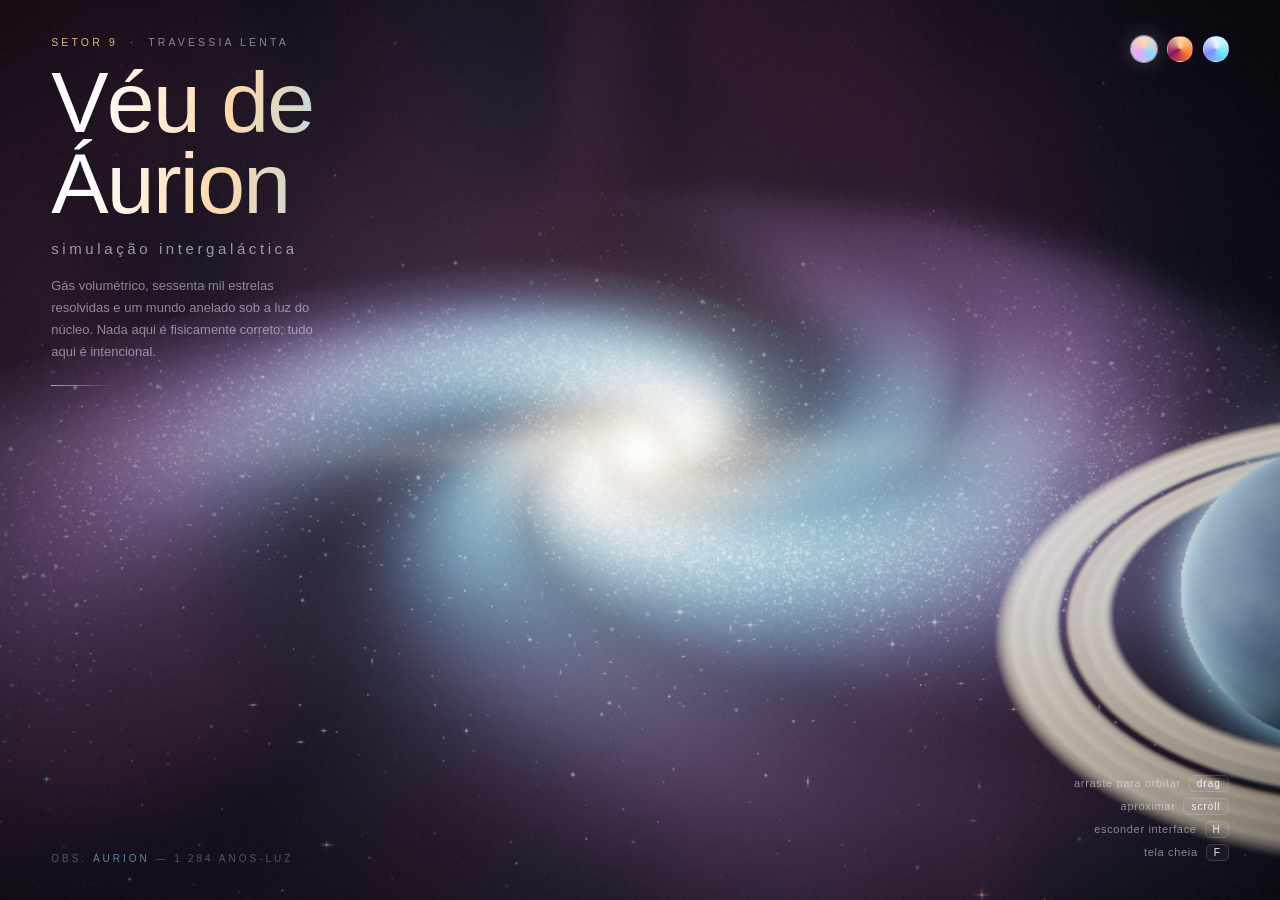
<file: veu-de-aurion.html>
<!DOCTYPE html>
<html lang="pt-BR">
<head>
<meta charset="utf-8">
<meta name="viewport" content="width=device-width, initial-scale=1, viewport-fit=cover">
<title>Véu de Áurion — Simulação Intergaláctica</title>
<style>
  :root{ --ink:#eef1ff; --dim:rgba(238,241,255,.52); --hair:rgba(238,241,255,.16); }
  *{ box-sizing:border-box; }
  html,body{ height:100%; margin:0; background:#020207; overflow:hidden; }
  body{
    font-family: ui-sans-serif, -apple-system, "Segoe UI", Inter, Helvetica, Arial, sans-serif;
    color:var(--ink); -webkit-font-smoothing:antialiased; touch-action:none; cursor:grab;
  }
  body.dragging{ cursor:grabbing; }
  canvas{ position:fixed; inset:0; width:100%; height:100%; display:block; }

  #curtain{
    position:fixed; inset:0; background:#020207; z-index:9; pointer-events:none;
    display:grid; place-items:center; transition:opacity 1.8s ease-out;
  }
  #curtain.gone{ opacity:0; }
  #curtain p{
    margin:0; font-size:10px; letter-spacing:.42em; text-transform:uppercase;
    color:rgba(238,241,255,.35); animation:pulse 1.8s ease-in-out infinite;
  }
  @keyframes pulse{ 50%{ opacity:.35; } }

  .ui{ position:fixed; z-index:10; pointer-events:none; opacity:0; transition:opacity .6s ease; }
  body.ready .ui{ opacity:1; }
  body.ready.clean .ui{ opacity:0; }

  #head{ top:clamp(20px,4vh,44px); left:clamp(20px,4vw,52px); max-width:min(78vw,520px); }
  .kicker{
    font-size:10.5px; letter-spacing:.3em; text-transform:uppercase;
    color:var(--dim); margin:0 0 14px; white-space:nowrap;
  }
  .kicker b{ font-weight:500; color:rgba(255,214,150,.85); }
  h1{
    margin:0; font-weight:200; letter-spacing:-.02em;
    font-size:clamp(38px,7.2vw,86px); line-height:.94;
    background:linear-gradient(96deg,#fff 8%,#ffd9a8 34%,#8fd6ff 66%,#e6a8ff 96%);
    -webkit-background-clip:text; background-clip:text; color:transparent;
  }
  .sub{
    margin:16px 0 0; font-size:clamp(11px,1.5vw,15px); font-weight:300;
    letter-spacing:.24em; color:rgba(238,241,255,.6);
  }
  #head p.body{ margin:18px 0 0; max-width:38ch; font-size:13px; line-height:1.7; color:var(--dim); font-weight:300; }
  .rule{ width:64px; height:1px; background:linear-gradient(90deg,rgba(255,214,150,.7),transparent); margin:22px 0 0; }

  #hud{
    right:clamp(20px,4vw,52px); bottom:clamp(20px,4vh,40px); text-align:right;
    font-size:11px; letter-spacing:.06em; color:var(--dim); line-height:2.1;
  }
  #hud kbd{
    font:inherit; font-size:10px; letter-spacing:.1em; border:1px solid var(--hair);
    border-radius:5px; padding:2px 7px; margin-left:8px; color:var(--ink); background:rgba(255,255,255,.035);
  }
  #stamp{
    left:clamp(20px,4vw,52px); bottom:clamp(20px,4vh,40px);
    font-size:10px; letter-spacing:.3em; text-transform:uppercase; color:rgba(238,241,255,.3);
  }
  #stamp span{ color:rgba(143,214,255,.6); }
  #stamp i{ font-style:normal; opacity:.55; }

  #palettes{ right:clamp(20px,4vw,52px); top:clamp(20px,4vh,44px); display:flex; gap:10px; pointer-events:auto; }
  .sw{
    width:26px; height:26px; border-radius:50%; border:1px solid var(--hair); padding:0;
    cursor:pointer; background-clip:padding-box;
    transition:transform .35s cubic-bezier(.16,1,.3,1), box-shadow .35s ease;
  }
  .sw:hover{ transform:scale(1.14); }
  .sw[aria-pressed="true"]{ box-shadow:0 0 0 1px rgba(238,241,255,.55), 0 0 22px rgba(255,255,255,.22); }
  @media (max-width:720px){ #hud{ display:none; } #head p.body{ display:none; } }
</style>
</head>
<body>
<canvas id="gl"></canvas>
<div id="curtain"><p>acendendo o volume</p></div>

<header class="ui" id="head">
  <p class="kicker"><b>Setor 9</b> &nbsp;·&nbsp; travessia lenta</p>
  <h1>Véu de Áurion</h1>
  <p class="sub">simulação intergaláctica</p>
  <p class="body">Gás volumétrico, sessenta mil estrelas resolvidas e um mundo anelado sob a luz do núcleo. Nada aqui é fisicamente correto; tudo aqui é intencional.</p>
  <div class="rule"></div>
</header>

<div class="ui" id="palettes" role="group" aria-label="Paletas">
  <button class="sw" data-p="0" aria-pressed="true"  title="Áurion" style="background:conic-gradient(#ffd9a8,#8fd6ff,#e6a8ff,#ffd9a8)"></button>
  <button class="sw" data-p="1" aria-pressed="false" title="Cinzas de Vela" style="background:conic-gradient(#ffdc9b,#ff7a2f,#8c1060,#ffdc9b)"></button>
  <button class="sw" data-p="2" aria-pressed="false" title="Maré Fria" style="background:conic-gradient(#eafcff,#6ee7f9,#7b8dff,#eafcff)"></button>
</div>

<div class="ui" id="hud">
  arraste para orbitar<kbd>drag</kbd><br>
  aproximar<kbd>scroll</kbd><br>
  esconder interface<kbd>H</kbd><br>
  tela cheia<kbd>F</kbd>
</div>
<div class="ui" id="stamp">obs. <span>áurion</span> — 1&thinsp;284 anos-luz &nbsp;<i id="perf"></i></div>

<script>
/* ==========================================================================
   VÉU DE ÁURION

   Pipeline em cinco etapas, para o custo cair onde ninguém percebe e a
   nitidez sobrar onde o olho procura:

     1. gás volumétrico  — meia resolução, marcha apenas na fatia do disco
     2. estrelas         — 60k pontos em resolução plena, uma chamada de desenho
     3. cena             — fundo, nebulosa, planeta e anéis; compõe o volume
     4. bloom            — extração + borrão separável em 1/4 de resolução
     5. final            — aberração cromática, ACES, vinheta, grão

   O ruído vive numa textura 3D gerada uma vez: quatro oitavas por fetch,
   no lugar de dezenas de hashes por passo de marcha.
   ========================================================================== */

const cv = document.getElementById('gl');
const gl = cv.getContext('webgl2', { antialias:false, alpha:false, depth:false, powerPreference:'high-performance' });

if(!gl){
  document.body.innerHTML =
    '<div style="display:grid;place-items:center;height:100%;font:300 15px/1.7 system-ui;color:#eef1ff;text-align:center;padding:8vw">' +
    'Este navegador não expõe WebGL2.<br><span style="opacity:.5">A simulação precisa dele para desenhar o volume.</span></div>';
  throw new Error('sem webgl2');
}

const FLOAT_FBO = !!(gl.getExtension('EXT_color_buffer_half_float') || gl.getExtension('EXT_color_buffer_float'));
const HDR = FLOAT_FBO ? gl.RGBA16F : gl.RGBA8;
const MAX_PS = Math.min(gl.getParameter(gl.ALIASED_POINT_SIZE_RANGE)[1] || 32, 48);

/* ======================= trechos de shader compartilhados ================= */

const QUAD_VS = `#version 300 es
out vec2 vUv;
void main(){
  vec2 p = vec2(float((gl_VertexID << 1) & 2), float(gl_VertexID & 2));
  vUv = p;
  gl_Position = vec4(p * 2.0 - 1.0, 0.0, 1.0);
}`;

// camera + ruido, usados pelo volume e pela cena
const COMMON = `
precision highp float;
precision highp sampler3D;

uniform vec2  uRes;
uniform float uTime;
uniform vec3  uRo, uRt, uUp, uFw;
uniform vec3  uCoreCol, uArmCol, uRimCol;
uniform sampler3D uNoise;

#define PI 3.14159265359

vec3 rayDir(vec2 uv){ return normalize(uv.x * uRt + uv.y * uUp + 1.42 * uFw); }

// quatro oitavas empacotadas nos canais da textura: uma unica busca
float fbm(vec3 p){
  vec4 n = texture(uNoise, p);
  return n.r * 0.52 + n.g * 0.27 + n.b * 0.14 + n.a * 0.07;
}

// rotacao rigida em torno de y: o padrao espiral gira inteiro, como uma onda
// de densidade, sem cisalhamento acumulando com o tempo
vec3 giro(vec3 p, float a){
  float c = cos(a), s = sin(a);
  return vec3(c * p.x - s * p.z, p.y, s * p.x + c * p.z);
}

/* --------- o mundo anelado: geometria compartilhada entre os passos ------- */
const vec3  PC = vec3(-3.60, -1.05, 2.45);
const float PR = 0.92;
const vec3  RN = vec3(0.26308, 0.94028, -0.21503);  // normal do anel, normalizada
const float R0 = PR * 1.45, R1 = PR * 2.32;

float esfera(vec3 ro, vec3 rd, vec3 c, float r){
  vec3 oc = ro - c;
  float b = dot(oc, rd), k = dot(oc, oc) - r * r, h = b * b - k;
  if(h < 0.0) return -1.0;
  float t = -b - sqrt(h);
  return t > 0.0 ? t : -1.0;
}
// densidade do anel a um raio dado (0 fora da faixa)
float anelDens(float r){
  if(r < R0 || r > R1) return 0.0;
  float u = (r - R0) / (R1 - R0);
  float b = fbm(vec3(r * 2.1, 0.31, 0.62)) * 1.25 + 0.55 * fbm(vec3(r * 8.5, 0.77, 0.14));
  float gap = smoothstep(0.012, 0.075, abs(u - 0.42));   // divisao larga
  return smoothstep(0.0, 0.10, u) * smoothstep(1.0, 0.84, u) * b * gap;
}
float anelT(vec3 ro, vec3 rd){
  float dn = dot(rd, RN);
  if(abs(dn) < 1e-4) return -1.0;
  float t = dot(PC - ro, RN) / dn;
  return t > 0.0 ? t : -1.0;
}
`;

/* =============================== 1. o gás ================================= */

const VOL_FS = `#version 300 es
${COMMON}
in vec2 vUv;
out vec4 outColor;

// densidade do disco no ponto p; devolve a cor de emissao em emis
float disco(vec3 p, out vec3 emis){
  float r = length(p.xz);
  if(r > 4.6){ emis = vec3(0.0); return 0.0; }

  vec3 q = giro(p, uTime * 0.055);
  float ang = atan(q.z, q.x);

  // dobra suave do espaco: tira a regularidade matematica dos bracos
  ang += (fbm(q * 0.07 + 0.31) - 0.5) * 1.15;

  float fase = ang * 2.0 - log(r + 0.30) * 3.15;
  float braco = pow(0.5 + 0.5 * cos(fase), 2.6);
  float terceiro = pow(0.5 + 0.5 * cos(ang * 3.0 - log(r + 0.30) * 4.1), 3.0);
  braco = max(braco, terceiro * 0.42);                 // assimetria

  // envelope: disco fino que engrossa no bojo
  float thick = 6.5 + 13.0 * exp(-r * 1.1);
  float env = exp(-r * 0.95) * exp(-abs(p.y) * thick);
  env *= smoothstep(0.0, 0.5, r) * 0.72 + 0.28;

  // poeira num espaco ja torcido em espiral: os filamentos nascem alinhados
  // aos bracos e a torcao nao cresce com o tempo
  vec3 qd = giro(p, uTime * 0.088 - 1.7 * log(r + 0.30));
  float n = fbm(qd * 0.062 + vec3(0.0, uTime * 0.004, 0.0));
  float fino = fbm(qd * 0.24 + 0.7);
  n = n * 0.72 + fino * 0.28;
  float grao = smoothstep(0.30, 0.78, n);

  float d = env * mix(0.05, 1.0, braco) * (0.32 + 1.08 * grao);

  // a faixa escura de poeira caminha na borda interna do braco
  float faixa = pow(0.5 + 0.5 * cos(fase + 0.62), 3.0);
  d *= 1.0 - 0.78 * faixa * smoothstep(0.62, 0.14, fino);

  // bojo: nuvem esferica e quente no centro
  float bojo = exp(-length(vec3(p.x, p.y * 1.7, p.z)) * 3.4);
  d += bojo * 0.20 * (0.6 + 0.4 * n);

  vec3 c = mix(uCoreCol, uArmCol, smoothstep(0.12, 1.15, r));
  c = mix(c, uRimCol, smoothstep(1.15, 3.2, r) * 0.62);

  // regioes HII: nos rosados onde braco e poeira densa coincidem
  float hii = smoothstep(0.80, 1.0, braco) * smoothstep(0.74, 0.96, fino);
  c += mix(vec3(1.0, 0.30, 0.52), vec3(1.0), 0.25) * hii * 2.1;
  c = mix(c, mix(uCoreCol, vec3(1.0), 0.5), smoothstep(0.06, 0.75, bojo));

  emis = c;
  return d;
}

void main(){
  vec2 uv = (gl_FragCoord.xy - 0.5 * uRes) / uRes.y;
  vec3 ro = uRo, rd = rayDir(uv);

  // ---- limites da marcha: esfera de contencao ...
  float b = dot(ro, rd), c0 = dot(ro, ro) - 25.0, h = b * b - c0;
  if(h <= 0.0){ outColor = vec4(0.0, 0.0, 0.0, 1.0); return; }
  h = sqrt(h);
  float t0 = max(-b - h, 0.0), t1 = -b + h;

  // ... e a fatia do disco. Fora dela o gas e' desprezivel, e marchar o vazio
  // era metade do custo antigo.
  const float SLAB = 1.15;
  if(abs(rd.y) > 1e-4){
    float ta = (SLAB - ro.y) / rd.y, tb = (-SLAB - ro.y) / rd.y;
    t0 = max(t0, min(ta, tb));
    t1 = min(t1, max(ta, tb));
  } else if(abs(ro.y) > SLAB){
    outColor = vec4(0.0, 0.0, 0.0, 1.0); return;
  }

  // o planeta e o anel interrompem a marcha
  float tp = esfera(ro, rd, PC, PR);
  if(tp > 0.0) t1 = min(t1, tp);
  float tr = anelT(ro, rd);
  if(tr > 0.0 && anelDens(length(ro + rd * tr - PC)) > 0.35) t1 = min(t1, tr);

  if(t1 <= t0){ outColor = vec4(0.0, 0.0, 0.0, 1.0); return; }

  vec3 acc = vec3(0.0);
  float trans = 1.0;
  const int STEPS = 40;
  float dt = (t1 - t0) / float(STEPS);
  float jit = fract(sin(dot(gl_FragCoord.xy, vec2(12.9898, 78.233))) * 43758.5453 + uTime);
  float t = t0 + dt * jit;

  for(int i = 0; i < STEPS; i++){
    if(trans < 0.015) break;
    vec3 emis; float d = disco(ro + rd * t, emis);
    if(d > 0.002){
      acc += trans * emis * d * 6.0 * dt;
      trans *= exp(-d * 2.10 * dt);
    }
    t += dt;
  }
  outColor = vec4(acc, trans);
}`;

/* ============================= 2. as estrelas ============================= */

const STAR_VS = `#version 300 es
precision highp float;
layout(location = 0) in vec3 aPos;
layout(location = 1) in vec3 aCol;
layout(location = 2) in vec3 aMeta;   // tamanho, 1 = gira com a galaxia, fase
uniform mat4 uVP;
uniform float uTime, uPix, uMaxPS;
out vec3 vCol;
out float vInt, vNucleo, vEspiga;

void main(){
  vec3 p = aPos;
  float gira = aMeta.y;
  if(gira > 0.5){
    float a = -uTime * 0.055;                 // acompanha o padrao do gas
    float c = cos(a), s = sin(a);
    p = vec3(c * p.x - s * p.z, p.y, s * p.x + c * p.z);
  }
  gl_Position = uVP * vec4(p, 1.0);

  float w = max(gl_Position.w, 0.4);
  float perto = gira > 0.5 ? clamp(52.0 / (w * w), 0.15, 1.8) : 1.0;
  float tw = gira > 0.5 ? 1.0 : 0.72 + 0.28 * sin(uTime * 1.6 + aMeta.z * 6.283);

  // uma estrela e uma fonte pontual: o diametro na tela e' quase fixo, quem
  // responde a distancia e' o brilho. Escalar o raio pela distancia deixava
  // tudo abaixo de um pixel -- e invisivel.
  float px = clamp(aMeta.x * uPix, 1.1, uMaxPS);

  // so as poucas mais brilhantes ganham espigoes; o sprite cresce para
  // caber a cruz, e o nucleo encolhe na mesma medida para nao engordar
  float lum = max(max(aCol.r, aCol.g), aCol.b) * perto * tw;
  vEspiga = smoothstep(0.72, 1.20, lum);
  float sprite = min(mix(px, px * 6.0, vEspiga), uMaxPS);
  gl_PointSize = sprite;
  vNucleo = px / sprite;

  vInt = perto * tw * pow(uPix, -0.6);
  vCol = aCol;
}`;

const STAR_FS = `#version 300 es
precision highp float;
in vec3 vCol;
in float vInt, vNucleo, vEspiga;
out vec4 outColor;
void main(){
  vec2 g = (gl_PointCoord - 0.5) * 2.0;      // -1 .. 1 dentro do sprite
  float d2 = dot(g, g);
  if(d2 > 1.0) discard;

  // nucleo: o mesmo perfil de sempre, medido em unidades do sprite
  float n2 = d2 / max(vNucleo * vNucleo, 1e-5);
  float a = max(exp(-n2 * 3.4) - 0.033, 0.0);

  // espigoes de difracao, a cruz de quatro hastes de um telescopio
  if(vEspiga > 0.001){
    float cruz = exp(-g.x * g.x * 420.0) + exp(-g.y * g.y * 420.0);
    a += cruz * exp(-d2 * 2.2) * vEspiga * 0.26;
    a += exp(-d2 * 12.0) * vEspiga * 0.05;   // halo curto em volta
  }
  outColor = vec4(vCol * vInt * a * 0.52, 1.0);
}`;

/* ======================= 3. cena: fundo, mundo, volume ==================== */

const SCENE_FS = `#version 300 es
${COMMON}
in vec2 vUv;
out vec4 outColor;
uniform sampler2D uVol;

// nebulosa distante: uma camada analitica na direcao do raio. Marchar isso
// custava caro e nao mudava nada -- ela nao tem paralaxe util.
vec3 ceu(vec3 rd){
  vec3 d = rd * 0.5 + vec3(0.0, uTime * 0.0016, 0.0);
  float n = fbm(d + vec3(fbm(d * 2.1) - 0.5) * 0.6);
  float m = smoothstep(0.44, 0.86, n);
  vec3 col = mix(vec3(0.004, 0.005, 0.016), uRimCol * 0.055, m);
  col += uArmCol * 0.032 * smoothstep(0.56, 0.95, fbm(d * 1.7 + 3.3));
  // uma segunda galaxia, minuscula, para dar profundidade ao fundo
  vec3 g = normalize(vec3(-0.62, 0.46, -0.64));
  float dd = length(rd - g);
  float el = exp(-dd * dd * 3200.0) + 0.35 * exp(-dd * dd * 600.0);
  col += vec3(0.85, 0.86, 1.0) * el * 0.55;
  return col;
}

vec3 planeta(vec3 pos, vec3 rd){
  vec3 n = normalize(pos - PC);
  vec3 l = normalize(-pos);                       // a luz vem do nucleo
  float dif = max(dot(n, l), 0.0);
  dif = smoothstep(0.0, 0.42, dif) * dif;

  // sombra do anel projetada no planeta
  float dn = dot(l, RN);
  if(abs(dn) > 1e-4){
    float ts = dot(PC - pos, RN) / dn;
    if(ts > 0.0) dif *= 1.0 - 0.72 * clamp(anelDens(length(pos + l * ts - PC)), 0.0, 1.0);
  }

  float band = fbm(vec3(n.x * 0.5, n.y * 1.6, n.z * 0.5) + 3.0);
  float turb = fbm(vec3(n.x * 1.7, n.y * 0.9, n.z * 1.7) + 8.0);
  band = band * 0.7 + turb * 0.3;
  vec3 base = mix(vec3(0.05, 0.09, 0.14), vec3(0.17, 0.26, 0.32), band);
  base = mix(base, uArmCol * 0.34, smoothstep(0.52, 0.95, band) * 0.65);

  vec3 col = base * (dif * 1.55 + 0.012);
  col += uArmCol * 0.030 * pow(1.0 - dif, 2.0);   // luz cinzenta do disco
  float fres = pow(1.0 - max(dot(n, -rd), 0.0), 3.2);
  col += mix(uArmCol, vec3(1.0), 0.25) * fres * (0.09 + 0.85 * dif);
  return col;
}

void main(){
  vec2 uv = (gl_FragCoord.xy - 0.5 * uRes) / uRes.y;
  vec3 ro = uRo, rd = rayDir(uv);

  vec3 col = ceu(rd);
  float alpha = 1.0;                              // quanto do fundo sobrevive

  // halo atmosferico ao redor do planeta
  float tc = max(dot(PC - ro, rd), 0.0);
  float dcp = length(ro + rd * tc - PC);
  float tp = esfera(ro, rd, PC, PR);
  if(tp < 0.0 && tc > 0.0)
    col += mix(uArmCol, vec3(0.6, 0.85, 1.0), 0.5) * exp(-(dcp - PR) * 11.0) * 0.34;

  float tr = anelT(ro, rd);
  float rd_ = tr > 0.0 ? anelDens(length(ro + rd * tr - PC)) : 0.0;

  // o planeta e opaco: apaga o fundo
  if(tp > 0.0 && (rd_ < 0.02 || tr > tp)){
    col = planeta(ro + rd * tp, rd);
    alpha = 0.0;
  }
  // o anel, quando esta na frente
  if(rd_ > 0.02 && (tp < 0.0 || tr < tp)){
    vec3 h = ro + rd * tr;
    vec3 l = normalize(-h);
    float back = 0.42 + 0.58 * max(dot(-rd, l), 0.0);   // brilha contra a luz
    if(esfera(h, l, PC, PR) > 0.0) back *= 0.16;        // sombra do planeta
    float a = clamp(rd_ * 0.72 * clamp(abs(dot(rd, RN)) * 2.4 + 0.16, 0.0, 1.0), 0.0, 1.0);
    vec3 rc = mix(vec3(0.74, 0.71, 0.66), uCoreCol, 0.42) * back;
    col = mix(col, rc, a);
    alpha *= 1.0 - a;
  }

  // ---- o volume, em meia resolucao, composto por cima
  vec4 v = texture(uVol, vUv);
  col = col * v.a + v.rgb;
  // as estrelas ficam no buffer de destino: pow suaviza o fato de todas
  // serem tratadas como se estivessem atras de todo o gas
  alpha *= pow(v.a, 0.7);

  // brilho analitico do nucleo, com aberracao cromatica no halo
  float tn = max(dot(-ro, rd), 0.0);
  vec3 pn = ro + rd * tn;
  vec3 g;
  for(int i = 0; i < 3; i++){
    float d = length(pn * (1.0 + float(i) * 0.085));
    g[i] = 0.024 / (d * d + 0.0060);
  }
  col += g * mix(uCoreCol, vec3(1.0), 0.35) * v.a;

  // estria anamorfica: o nucleo sempre cai no centro do quadro
  float sd = length(vec2(uv.x * 0.22, uv.y * 3.4));
  col += mix(uCoreCol, vec3(1.0), 0.45) * (0.0016 / (sd * sd + 0.0022)) * v.a * 0.16;

  // meteoro ocasional
  float id = floor(uTime / 11.0), lt = fract(uTime / 11.0);
  vec3 hh = fract(vec3(id, id * 1.7, id * 2.3) * vec3(0.1031, 0.1030, 0.0973) * 37.0);
  if(hh.x > 0.42){
    vec2 dir = normalize(vec2(-0.94, -0.34 - hh.y * 0.34));
    vec2 pos = vec2(1.35, 0.55 + hh.z * 0.5) - dir * 0.2 + dir * (lt * 3.1);
    vec2 dv = uv - pos;
    float al = dot(dv, dir);
    float pe = length(dv - dir * al);
    float vida = smoothstep(0.0, 0.08, lt) * smoothstep(1.0, 0.75, lt);
    col += vec3(0.85, 0.93, 1.0) * smoothstep(0.008, 0.0, pe)
         * smoothstep(0.32, 0.0, -al) * step(al, 0.0) * vida * 1.5;
  }

  outColor = vec4(col, alpha);
}`;

/* ================================ 4. bloom =============================== */

const BRIGHT_FS = `#version 300 es
precision highp float;
in vec2 vUv;
out vec4 outColor;
uniform sampler2D uTex;
uniform vec2 uTexel;
void main(){
  // media de quatro amostras: reduz e filtra numa passada so
  vec3 c = texture(uTex, vUv + uTexel * vec2(-1.0, -1.0)).rgb
         + texture(uTex, vUv + uTexel * vec2( 1.0, -1.0)).rgb
         + texture(uTex, vUv + uTexel * vec2(-1.0,  1.0)).rgb
         + texture(uTex, vUv + uTexel * vec2( 1.0,  1.0)).rgb;
  c *= 0.25;
  float b = max(max(c.r, c.g), c.b);
  float k = max(b - 0.78, 0.0) / max(b, 1e-4);     // joelho suave
  outColor = vec4(c * k * k, 1.0);
}`;

const BLUR_FS = `#version 300 es
precision highp float;
in vec2 vUv;
out vec4 outColor;
uniform sampler2D uTex;
uniform vec2 uDir;
void main(){
  // nove toques em cinco buscas, aproveitando o filtro linear
  vec3 c = texture(uTex, vUv).rgb * 0.227027;
  c += (texture(uTex, vUv + uDir * 1.3846).rgb + texture(uTex, vUv - uDir * 1.3846).rgb) * 0.316216;
  c += (texture(uTex, vUv + uDir * 3.2308).rgb + texture(uTex, vUv - uDir * 3.2308).rgb) * 0.070270;
  outColor = vec4(c, 1.0);
}`;

/* ================================ 5. final =============================== */

const FINAL_FS = `#version 300 es
precision highp float;
in vec2 vUv;
out vec4 outColor;
uniform sampler2D uScene, uBloom;
uniform vec2 uRes;
uniform float uTime, uExpo;

vec3 aces(vec3 x){
  return clamp((x * (2.51 * x + 0.03)) / (x * (2.43 * x + 0.59) + 0.14), 0.0, 1.0);
}

void main(){
  vec2 uv = vUv;
  vec2 d = uv - 0.5;
  float r2 = dot(d, d);

  // aberracao cromatica: cresce para as bordas, como uma lente de verdade.
  // Fica discreta de proposito -- com estrelas de um pixel, exagerar aqui
  // transforma o campo inteiro em confete.
  vec2 off = d * r2 * 0.0045;
  vec3 col = vec3(
    texture(uScene, uv + off).r,
    texture(uScene, uv).g,
    texture(uScene, uv - off).b
  );

  col += texture(uBloom, uv).rgb * 0.60;
  col *= 1.0 - 0.45 * pow(r2 * 3.1, 1.15);                       // vinheta
  col = aces(col * uExpo);
  col = pow(col, vec3(0.4545));

  float g = fract(sin(dot(gl_FragCoord.xy, vec2(12.9898, 78.233)) + uTime) * 43758.5453);
  col += (g - 0.5) * 0.020;                                      // grao + dither
  outColor = vec4(col, 1.0);
}`;

/* =============================== plataforma ============================== */

function compile(type, src){
  const s = gl.createShader(type);
  gl.shaderSource(s, src); gl.compileShader(s);
  if(!gl.getShaderParameter(s, gl.COMPILE_STATUS)){
    throw new Error(gl.getShaderInfoLog(s) + '\n' +
      src.split('\n').map((l, i) => (i + 1) + ': ' + l).join('\n'));
  }
  return s;
}
function programa(vs, fs){
  const p = gl.createProgram();
  gl.attachShader(p, compile(gl.VERTEX_SHADER, vs));
  gl.attachShader(p, compile(gl.FRAGMENT_SHADER, fs));
  gl.linkProgram(p);
  if(!gl.getProgramParameter(p, gl.LINK_STATUS)) throw new Error(gl.getProgramInfoLog(p));
  const u = {};
  const n = gl.getProgramParameter(p, gl.ACTIVE_UNIFORMS);
  for(let i = 0; i < n; i++){
    const info = gl.getActiveUniform(p, i);
    u[info.name.replace('[0]', '')] = gl.getUniformLocation(p, info.name);
  }
  return { p, u };
}
function alvo(w, h, fmt = HDR){
  const tex = gl.createTexture();
  gl.bindTexture(gl.TEXTURE_2D, tex);
  gl.texStorage2D(gl.TEXTURE_2D, 1, fmt, w, h);
  gl.texParameteri(gl.TEXTURE_2D, gl.TEXTURE_MIN_FILTER, gl.LINEAR);
  gl.texParameteri(gl.TEXTURE_2D, gl.TEXTURE_MAG_FILTER, gl.LINEAR);
  gl.texParameteri(gl.TEXTURE_2D, gl.TEXTURE_WRAP_S, gl.CLAMP_TO_EDGE);
  gl.texParameteri(gl.TEXTURE_2D, gl.TEXTURE_WRAP_T, gl.CLAMP_TO_EDGE);
  const fb = gl.createFramebuffer();
  gl.bindFramebuffer(gl.FRAMEBUFFER, fb);
  gl.framebufferTexture2D(gl.FRAMEBUFFER, gl.COLOR_ATTACHMENT0, gl.TEXTURE_2D, tex, 0);
  return { tex, fb, w, h };
}

/* --------- ruído em textura 3D: quatro reticulados, um por canal --------- */
function ruido3D(N = 64){
  const dados = new Uint8Array(N * N * N * 4);
  const lados = [2, 4, 8, 16];
  const grades = lados.map(L => {
    const g = new Float32Array(L * L * L);
    for(let i = 0; i < g.length; i++) g[i] = Math.random();
    return { L, g };
  });
  const suave = t => t * t * (3 - 2 * t);
  for(let c = 0; c < 4; c++){
    const { L, g } = grades[c];
    for(let z = 0; z < N; z++){
      const fz = z / N * L, iz = Math.floor(fz), wz = suave(fz - iz);
      const z0 = (iz % L) * L * L, z1 = ((iz + 1) % L) * L * L;
      for(let y = 0; y < N; y++){
        const fy = y / N * L, iy = Math.floor(fy), wy = suave(fy - iy);
        const y0 = (iy % L) * L, y1 = ((iy + 1) % L) * L;
        for(let x = 0; x < N; x++){
          const fx = x / N * L, ix = Math.floor(fx), wx = suave(fx - ix);
          const x0 = ix % L, x1 = (ix + 1) % L;
          const c000 = g[z0 + y0 + x0], c100 = g[z0 + y0 + x1];
          const c010 = g[z0 + y1 + x0], c110 = g[z0 + y1 + x1];
          const c001 = g[z1 + y0 + x0], c101 = g[z1 + y0 + x1];
          const c011 = g[z1 + y1 + x0], c111 = g[z1 + y1 + x1];
          const a = c000 + (c100 - c000) * wx, b = c010 + (c110 - c010) * wx;
          const e = c001 + (c101 - c001) * wx, f = c011 + (c111 - c011) * wx;
          const ab = a + (b - a) * wy, ef = e + (f - e) * wy;
          dados[((z * N + y) * N + x) * 4 + c] = (ab + (ef - ab) * wz) * 255;
        }
      }
    }
  }
  const tex = gl.createTexture();
  gl.bindTexture(gl.TEXTURE_3D, tex);
  gl.texImage3D(gl.TEXTURE_3D, 0, gl.RGBA8, N, N, N, 0, gl.RGBA, gl.UNSIGNED_BYTE, dados);
  gl.texParameteri(gl.TEXTURE_3D, gl.TEXTURE_MIN_FILTER, gl.LINEAR);
  gl.texParameteri(gl.TEXTURE_3D, gl.TEXTURE_MAG_FILTER, gl.LINEAR);
  gl.texParameteri(gl.TEXTURE_3D, gl.TEXTURE_WRAP_S, gl.REPEAT);
  gl.texParameteri(gl.TEXTURE_3D, gl.TEXTURE_WRAP_T, gl.REPEAT);
  gl.texParameteri(gl.TEXTURE_3D, gl.TEXTURE_WRAP_R, gl.REPEAT);
  return tex;
}

/* ------------------------ populacao estelar ------------------------------ */
// gaussiana barata
let guarda = null;
function gauss(){
  if(guarda !== null){ const v = guarda; guarda = null; return v; }
  let u = 0, v = 0, s = 0;
  do { u = Math.random() * 2 - 1; v = Math.random() * 2 - 1; s = u * u + v * v; }
  while(s === 0 || s >= 1);
  const m = Math.sqrt(-2 * Math.log(s) / s);
  guarda = v * m; return u * m;
}

function estrelas(){
  const DISCO = 42000, BOJO = 9000, CEU = 2400;
  const total = DISCO + BOJO + CEU;
  const buf = new Float32Array(total * 9);
  let o = 0;
  const por = (x, y, z, r, g, b, s, gira, fase) => {
    buf[o++] = x; buf[o++] = y; buf[o++] = z;
    buf[o++] = r; buf[o++] = g; buf[o++] = b;
    buf[o++] = s; buf[o++] = gira; buf[o++] = fase;
  };

  // disco: as estrelas nascem sobre a mesma espiral logaritmica do gas
  for(let i = 0; i < DISCO; i++){
    // disco exponencial: a densidade cai com o raio, como num disco de verdade
    let r = 0.30 - Math.log(1 - Math.random()) * 1.05;
    if(r > 4.5){ r = 0.30 + Math.random() * 4.2; }   // alcance do gas
    const fase = 0.5 * (3.15 * Math.log(r + 0.30));
    const braco = Math.random() < 0.5 ? 0 : Math.PI;
    // quanto mais longe, mais frouxo o braco
    const espalha = 0.10 + 0.17 * (r / 3.9) + 0.06 / (r + 0.2);
    let th = fase + braco + gauss() * espalha;
    if(Math.random() < 0.15) th = Math.random() * Math.PI * 2;   // populacao de fundo
    const alt = (0.055 + 0.030 * r) * gauss();
    const x = Math.cos(th) * r, z = Math.sin(th) * r;

    const q = Math.random();
    let cr, cg, cb, s;
    if(q < 0.055){                       // supergigantes azuis nos bracos
      cr = 0.62; cg = 0.78; cb = 1.0; s = 2.1 + Math.random() * 2.4;
    } else if(q < 0.070){                // nos HII, rosados
      cr = 1.0; cg = 0.55; cb = 0.70; s = 1.5 + Math.random() * 1.4;
    } else if(q < 0.30){                 // gigantes amarelas
      cr = 1.0; cg = 0.88; cb = 0.66; s = 1.0 + Math.random() * 1.1;
    } else {                             // populacao comum
      cr = 0.82; cg = 0.86; cb = 1.0; s = 0.55 + Math.random() * 0.85;
    }
    const brilho = (0.22 + 0.78 * Math.pow(Math.random(), 2.6)) * (1.0 - 0.45 * (r / 4.2));
    por(x, alt, z, cr * brilho, cg * brilho, cb * brilho, s, 1, 0);
  }

  // bojo: esferoide velho e amarelado
  for(let i = 0; i < BOJO; i++){
    const r = Math.pow(Math.random(), 2.1) * 0.95;
    const th = Math.random() * Math.PI * 2, ph = Math.acos(2 * Math.random() - 1);
    const x = r * Math.sin(ph) * Math.cos(th);
    const y = r * Math.cos(ph) * 0.62;
    const z = r * Math.sin(ph) * Math.sin(th);
    const b = (0.35 + 0.65 * Math.pow(Math.random(), 1.8)) * 0.9;
    por(x, y, z, 1.0 * b, 0.86 * b, 0.62 * b, 0.5 + Math.random() * 0.9, 1, 0);
  }

  // ceu: o campo distante, fixo
  for(let i = 0; i < CEU; i++){
    const th = Math.random() * Math.PI * 2, ph = Math.acos(2 * Math.random() - 1);
    const R = 90;
    const x = R * Math.sin(ph) * Math.cos(th);
    const y = R * Math.cos(ph);
    const z = R * Math.sin(ph) * Math.sin(th);
    const t = Math.random();
    const cr = 0.66 + 0.34 * t, cg = 0.78 + 0.14 * t, cb = 1.0 - 0.30 * t * t;
    const b = 0.07 + 0.93 * Math.pow(Math.random(), 4.2);
    por(x, y, z, cr * b, cg * b, cb * b, 0.7 + b * 2.2, 0, Math.random());
  }

  const vao = gl.createVertexArray();
  gl.bindVertexArray(vao);
  const vbo = gl.createBuffer();
  gl.bindBuffer(gl.ARRAY_BUFFER, vbo);
  gl.bufferData(gl.ARRAY_BUFFER, buf, gl.STATIC_DRAW);
  const S = 9 * 4;
  for(let i = 0; i < 3; i++){
    gl.enableVertexAttribArray(i);
    gl.vertexAttribPointer(i, 3, gl.FLOAT, false, S, i * 12);
  }
  gl.bindVertexArray(null);
  return { vao, n: total };
}

/* --------------------------------- matrizes ------------------------------ */
function vistaProjecao(ro, rt, up, fw, aspect){
  const f = 1.0 / Math.tan(Math.atan(0.5 / 1.42));   // mesma abertura dos raios
  const near = 0.05, far = 400;
  // projecao * vista, montada direto em ordem de coluna
  const p = [f / aspect, 0, 0, 0,  0, f, 0, 0,  0, 0, (far + near) / (near - far), -1,
             0, 0, 2 * far * near / (near - far), 0];
  const v = [
    rt[0], up[0], -fw[0], 0,
    rt[1], up[1], -fw[1], 0,
    rt[2], up[2], -fw[2], 0,
    -(rt[0] * ro[0] + rt[1] * ro[1] + rt[2] * ro[2]),
    -(up[0] * ro[0] + up[1] * ro[1] + up[2] * ro[2]),
      fw[0] * ro[0] + fw[1] * ro[1] + fw[2] * ro[2],
    1
  ];
  const o = new Float32Array(16);
  for(let c = 0; c < 4; c++) for(let r = 0; r < 4; r++){
    let s = 0;
    for(let k = 0; k < 4; k++) s += p[k * 4 + r] * v[c * 4 + k];
    o[c * 4 + r] = s;
  }
  return o;
}

/* ================================ montagem =============================== */

const progVol    = programa(QUAD_VS, VOL_FS);
const progStar   = programa(STAR_VS, STAR_FS);
const progScene  = programa(QUAD_VS, SCENE_FS);
const progBright = programa(QUAD_VS, BRIGHT_FS);
const progBlur   = programa(QUAD_VS, BLUR_FS);
const progFinal  = programa(QUAD_VS, FINAL_FS);

const texNoise = ruido3D(64);
const campo = estrelas();
const vaoVazio = gl.createVertexArray();

let fbScene = null, fbVol = null, fbA = null, fbB = null;
function alvos(w, h){
  for(const f of [fbScene, fbVol, fbA, fbB]) if(f){ gl.deleteTexture(f.tex); gl.deleteFramebuffer(f.fb); }
  const hv = Math.max(1, Math.round(w * 0.5)), vv = Math.max(1, Math.round(h * 0.5));
  const bw = Math.max(1, Math.round(w * 0.25)), bh = Math.max(1, Math.round(h * 0.25));
  fbScene = alvo(w, h); fbVol = alvo(hv, vv); fbA = alvo(bw, bh); fbB = alvo(bw, bh);
}

const PALETAS = [
  { core:[1.00,0.84,0.55], arm:[0.34,0.72,1.00], rim:[0.86,0.30,0.78] },
  { core:[1.00,0.86,0.55], arm:[1.00,0.35,0.12], rim:[0.55,0.06,0.42] },
  { core:[0.90,0.99,1.00], arm:[0.36,0.86,0.96], rim:[0.44,0.52,1.00] }
];
let alvoPal = PALETAS[0];
const pal = { core:[...alvoPal.core], arm:[...alvoPal.arm], rim:[...alvoPal.rim] };
document.querySelectorAll('.sw').forEach(b => {
  b.addEventListener('click', () => {
    alvoPal = PALETAS[+b.dataset.p];
    document.querySelectorAll('.sw').forEach(o => o.setAttribute('aria-pressed', String(o === b)));
  });
});

/* --------------------------------- camera -------------------------------- */
const cam = { yaw:0.6, pitch:0.52, dist:7.4, yawT:0.6, pitchT:0.52, distT:7.4 };
let arrastando = false, lastX = 0, lastY = 0, ocioso = 0;
const base = { ro:[0,0,0], rt:[0,0,0], up:[0,0,0], fw:[0,0,0] };

function baseCam(){
  const cy = Math.cos(cam.pitch);
  const ro = [Math.sin(cam.yaw) * cy * cam.dist, Math.sin(cam.pitch) * cam.dist, Math.cos(cam.yaw) * cy * cam.dist];
  const L = Math.hypot(ro[0], ro[1], ro[2]);
  const fw = [-ro[0] / L, -ro[1] / L, -ro[2] / L];
  // rt = normalize(cross(mundoCima, fw)); up = cross(fw, rt)
  let rt = [1 * fw[2] - 0 * fw[1], 0 * fw[0] - 0 * fw[2], 0 * fw[1] - 1 * fw[0]];
  const rl = Math.hypot(rt[0], rt[1], rt[2]) || 1;
  rt = [rt[0] / rl, rt[1] / rl, rt[2] / rl];
  const up = [fw[1] * rt[2] - fw[2] * rt[1], fw[2] * rt[0] - fw[0] * rt[2], fw[0] * rt[1] - fw[1] * rt[0]];
  base.ro = ro; base.rt = rt; base.up = up; base.fw = fw;
}

function pDown(x, y){ arrastando = true; lastX = x; lastY = y; ocioso = 0; document.body.classList.add('dragging'); }
function pMove(x, y){
  if(!arrastando) return;
  cam.yawT -= (x - lastX) * 0.0052;
  cam.pitchT = Math.max(-1.15, Math.min(1.30, cam.pitchT + (y - lastY) * 0.0038));
  lastX = x; lastY = y; ocioso = 0;
}
function pUp(){ arrastando = false; document.body.classList.remove('dragging'); }
addEventListener('pointerdown', e => pDown(e.clientX, e.clientY));
addEventListener('pointermove', e => pMove(e.clientX, e.clientY));
addEventListener('pointerup', pUp);
addEventListener('pointercancel', pUp);
addEventListener('wheel', e => {
  e.preventDefault();
  cam.distT = Math.max(2.2, Math.min(16.0, cam.distT + e.deltaY * 0.0032)); ocioso = 0;
}, { passive:false });

let pinca = 0;
addEventListener('touchmove', e => {
  if(e.touches.length === 2){
    const d = Math.hypot(e.touches[0].clientX - e.touches[1].clientX,
                         e.touches[0].clientY - e.touches[1].clientY);
    if(pinca) cam.distT = Math.max(2.2, Math.min(16.0, cam.distT + (pinca - d) * 0.012));
    pinca = d; arrastando = false; ocioso = 0;
  }
}, { passive:true });
addEventListener('touchend', () => { pinca = 0; });
addEventListener('keydown', e => {
  const k = e.key.toLowerCase();
  if(k === 'h') document.body.classList.toggle('clean');
  if(k === 'f') document.fullscreenElement ? document.exitFullscreen() : document.documentElement.requestFullscreen();
  if(k >= '1' && k <= '3') document.querySelector(`.sw[data-p="${+k - 1}"]`)?.click();
});

/* ---------------------------- resolucao adaptativa ----------------------- */
let escala = 1.0, mediaMs = 16, W = 0, H = 0;
function redimensionar(){
  const dpr = Math.min(devicePixelRatio || 1, 2) * escala;
  const w = Math.max(1, Math.round(innerWidth * dpr)), h = Math.max(1, Math.round(innerHeight * dpr));
  if(w === W && h === H) return;
  W = cv.width = w; H = cv.height = h;
  alvos(W, H);
}
addEventListener('resize', () => { W = 0; redimensionar(); });
redimensionar();

/* --------------------------------- desenho ------------------------------- */
function passe(pr, destino, w, h){
  gl.bindFramebuffer(gl.FRAMEBUFFER, destino);
  gl.viewport(0, 0, w, h);
  gl.useProgram(pr.p);
}
function cam3(pr){
  gl.uniform2f(pr.u.uRes, W, H);
  gl.uniform1f(pr.u.uTime, tempo);
  gl.uniform3fv(pr.u.uRo, base.ro); gl.uniform3fv(pr.u.uRt, base.rt);
  gl.uniform3fv(pr.u.uUp, base.up); gl.uniform3fv(pr.u.uFw, base.fw);
  gl.uniform3fv(pr.u.uCoreCol, pal.core); gl.uniform3fv(pr.u.uArmCol, pal.arm);
  gl.uniform3fv(pr.u.uRimCol, pal.rim);
  gl.activeTexture(gl.TEXTURE1); gl.bindTexture(gl.TEXTURE_3D, texNoise);
  gl.uniform1i(pr.u.uNoise, 1);
}

const t0 = performance.now();
let tempo = 0, anterior = t0, quadros = 0;
const lerp = (a, b, k) => a + (b - a) * k;

function quadro(now){
  const dt = Math.min((now - anterior) / 1000, 0.05);
  anterior = now; tempo = (now - t0) / 1000;

  mediaMs = lerp(mediaMs, dt * 1000, 0.06);
  if(mediaMs > 23 && escala > 0.7){ escala = Math.max(0.7, escala - 0.05); W = 0; redimensionar(); }
  else if(mediaMs < 14 && escala < 1.0){ escala = Math.min(1.0, escala + 0.02); W = 0; redimensionar(); }

  ocioso += dt;
  if(ocioso > 3.0 && !arrastando){
    cam.yawT += dt * 0.026;
    cam.pitchT = lerp(cam.pitchT, 0.50 + Math.sin(now * 0.00007) * 0.22, dt * 0.3);
  }
  cam.yaw   = lerp(cam.yaw,   cam.yawT,   1 - Math.pow(0.0016, dt));
  cam.pitch = lerp(cam.pitch, cam.pitchT, 1 - Math.pow(0.0016, dt));
  cam.dist  = lerp(cam.dist,  cam.distT,  1 - Math.pow(0.004,  dt));
  for(const k of ['core','arm','rim'])
    for(let i = 0; i < 3; i++) pal[k][i] = lerp(pal[k][i], alvoPal[k][i], 1 - Math.pow(0.02, dt));
  baseCam();

  gl.disable(gl.BLEND);

  // 1. gas, em meia resolucao
  passe(progVol, fbVol.fb, fbVol.w, fbVol.h);
  cam3(progVol);
  gl.uniform2f(progVol.u.uRes, fbVol.w, fbVol.h);
  gl.bindVertexArray(vaoVazio);
  gl.drawArrays(gl.TRIANGLES, 0, 3);

  // 2. estrelas, em resolucao plena, no fundo da cena
  gl.bindFramebuffer(gl.FRAMEBUFFER, fbScene.fb);
  gl.viewport(0, 0, W, H);
  gl.clearColor(0, 0, 0, 1); gl.clear(gl.COLOR_BUFFER_BIT);
  gl.useProgram(progStar.p);
  gl.uniformMatrix4fv(progStar.u.uVP, false, vistaProjecao(base.ro, base.rt, base.up, base.fw, W / H));
  gl.uniform1f(progStar.u.uTime, tempo);
  gl.uniform1f(progStar.u.uPix, Math.max(1.0, H / 760));
  gl.uniform1f(progStar.u.uMaxPS, MAX_PS);
  gl.enable(gl.BLEND); gl.blendFunc(gl.ONE, gl.ONE);
  gl.bindVertexArray(campo.vao);
  gl.drawArrays(gl.POINTS, 0, campo.n);

  // 3. cena por cima: dst = src.rgb + dst * src.a
  gl.blendFunc(gl.ONE, gl.SRC_ALPHA);
  gl.useProgram(progScene.p);
  cam3(progScene);
  gl.activeTexture(gl.TEXTURE0); gl.bindTexture(gl.TEXTURE_2D, fbVol.tex);
  gl.uniform1i(progScene.u.uVol, 0);
  gl.bindVertexArray(vaoVazio);
  gl.drawArrays(gl.TRIANGLES, 0, 3);
  gl.disable(gl.BLEND);

  // 4. bloom: extrai e borra em 1/4
  passe(progBright, fbA.fb, fbA.w, fbA.h);
  gl.activeTexture(gl.TEXTURE0); gl.bindTexture(gl.TEXTURE_2D, fbScene.tex);
  gl.uniform1i(progBright.u.uTex, 0);
  gl.uniform2f(progBright.u.uTexel, 1 / W, 1 / H);
  gl.drawArrays(gl.TRIANGLES, 0, 3);

  for(let i = 0; i < 2; i++){
    passe(progBlur, fbB.fb, fbB.w, fbB.h);
    gl.activeTexture(gl.TEXTURE0); gl.bindTexture(gl.TEXTURE_2D, fbA.tex);
    gl.uniform1i(progBlur.u.uTex, 0);
    gl.uniform2f(progBlur.u.uDir, 1 / fbA.w, 0);
    gl.drawArrays(gl.TRIANGLES, 0, 3);

    passe(progBlur, fbA.fb, fbA.w, fbA.h);
    gl.bindTexture(gl.TEXTURE_2D, fbB.tex);
    gl.uniform1i(progBlur.u.uTex, 0);
    gl.uniform2f(progBlur.u.uDir, 0, 1 / fbA.h);
    gl.drawArrays(gl.TRIANGLES, 0, 3);
  }

  // 5. final
  passe(progFinal, null, W, H);
  gl.activeTexture(gl.TEXTURE0); gl.bindTexture(gl.TEXTURE_2D, fbScene.tex);
  gl.uniform1i(progFinal.u.uScene, 0);
  gl.activeTexture(gl.TEXTURE2); gl.bindTexture(gl.TEXTURE_2D, fbA.tex);
  gl.uniform1i(progFinal.u.uBloom, 2);
  gl.uniform2f(progFinal.u.uRes, W, H);
  gl.uniform1f(progFinal.u.uTime, tempo);
  // auto-exposicao: fecha o diafragma quando a camera mergulha no nucleo
  gl.uniform1f(progFinal.u.uExpo, 0.42 + 0.62 * Math.min(Math.max((cam.dist - 2.2) / 5.3, 0), 1));
  gl.drawArrays(gl.TRIANGLES, 0, 3);

  if(++quadros === 8){ document.body.classList.add('ready'); document.getElementById('curtain').classList.add('gone'); }
  if((quadros & 31) === 0){
    document.getElementById('perf').textContent =
      `${Math.round(1000 / Math.max(mediaMs, 1))} fps · ${Math.round(escala * 100)}%`;
  }
  requestAnimationFrame(quadro);
}
requestAnimationFrame(quadro);
</script>
</body>
</html>
</file>
